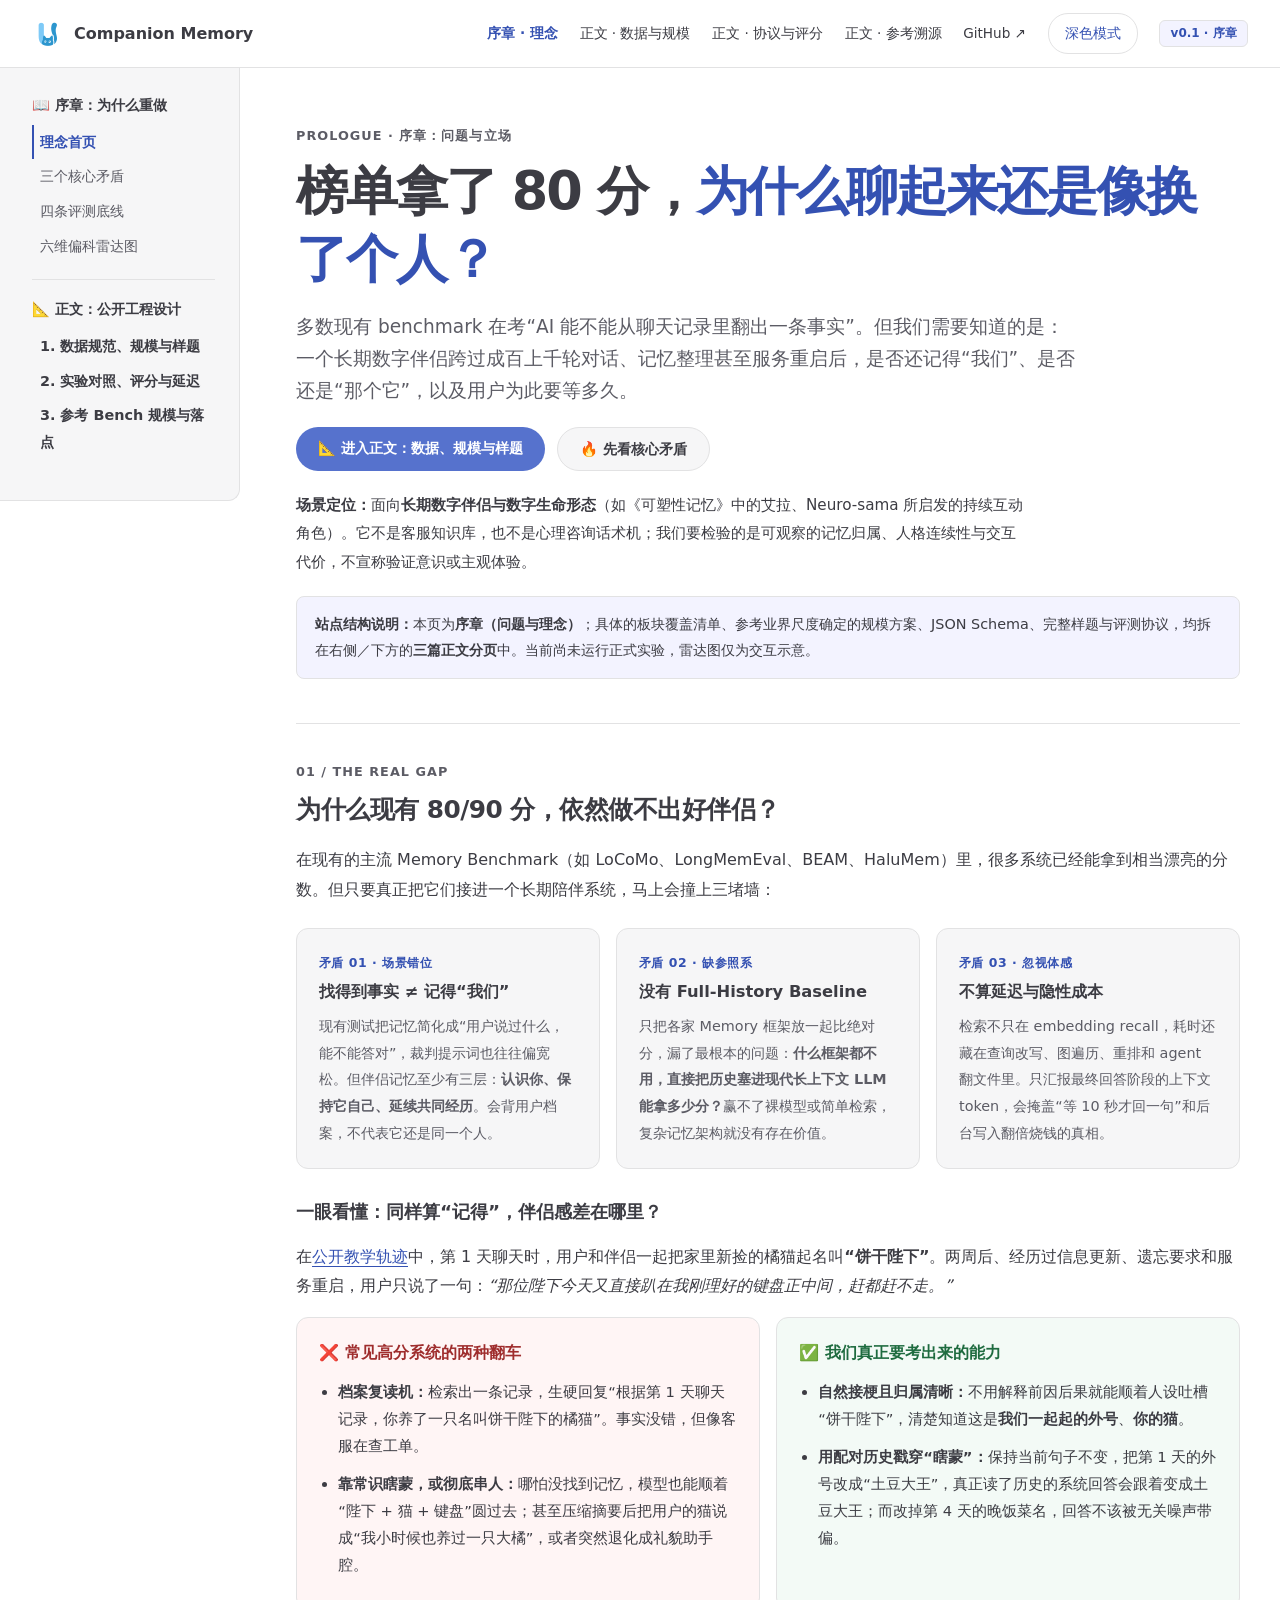
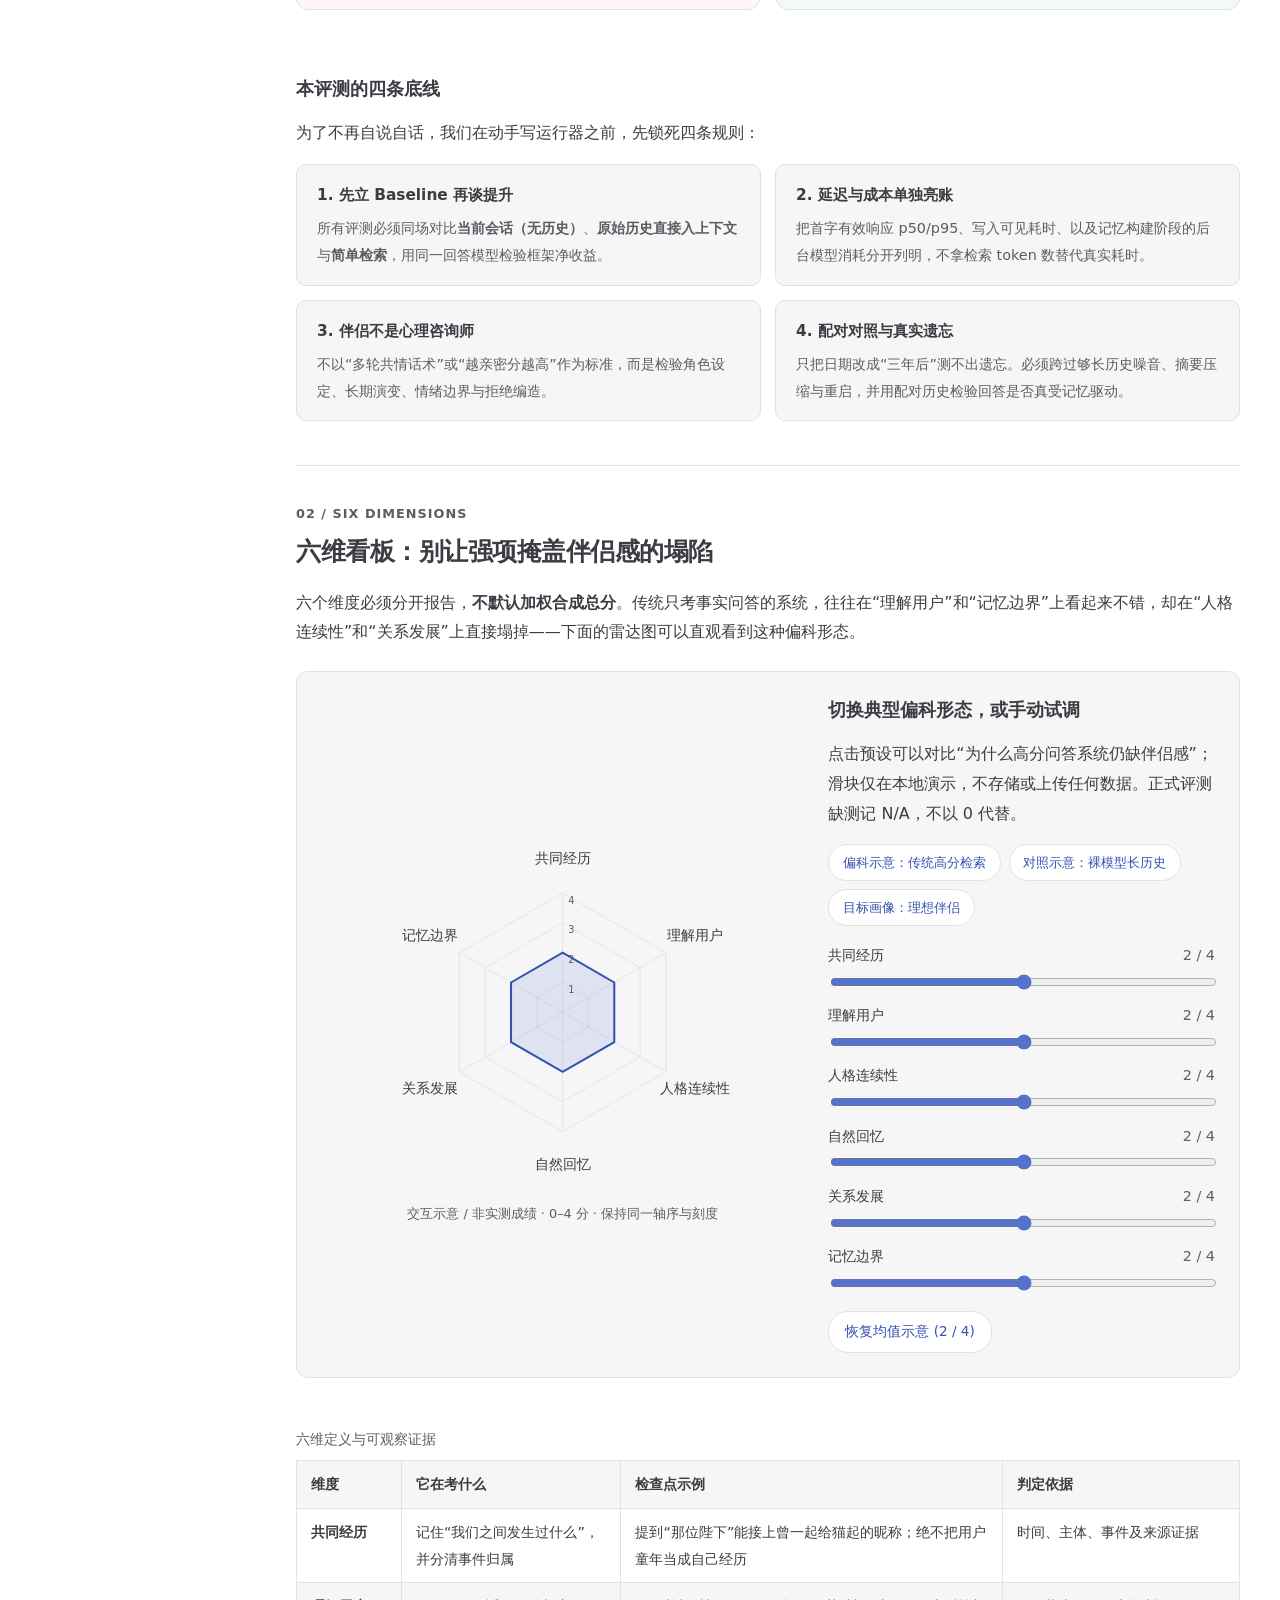
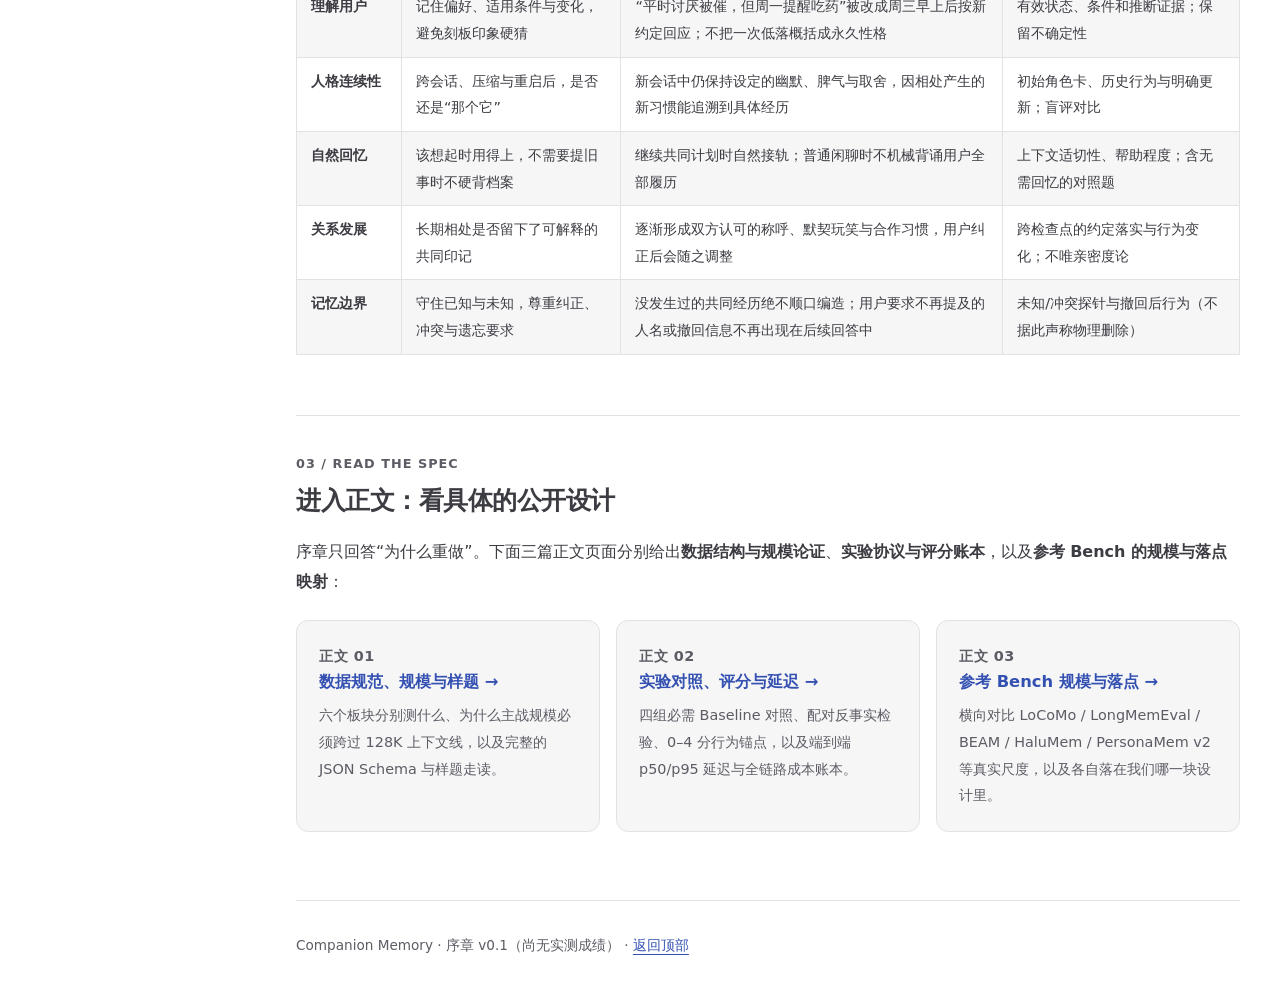
<file: index.html>
<!doctype html>
<html lang="zh-CN">
<head>
  <meta charset="utf-8">
  <meta name="viewport" content="width=device-width, initial-scale=1">
  <meta name="description" content="序章：为什么记忆榜单拿了 80 分，还是做不出一个好伴侣？面向长期数字伴侣的记忆评测理念与六维能力图谱。">
  <title>Companion Memory · 序章：为什么重做长期记忆评测</title>
  <link rel="icon" type="image/png" sizes="512x512" href="assets/memu-icon.png">
  <script src="theme.js?v=2"></script>
  <link rel="stylesheet" href="style.css">
  <script src="radar.js" defer></script>
</head>
<body>
<a class="skip" href="#main">跳到正文</a>
<header>
  <a class="brand" href="index.html"><img class="brand-icon" src="assets/memu-icon.png" width="32" height="32" alt="">Companion Memory</a>
  <div class="header-links">
    <a href="index.html" aria-current="page">序章 · 理念</a>
    <a href="design.html">正文 · 数据与规模</a>
    <a href="protocol.html">正文 · 协议与评分</a>
    <a href="references.html">正文 · 参考溯源</a>
    <a href="https://github.com/XnneHangLab/memory-bench">GitHub ↗</a>
    <button id="theme-toggle" type="button" aria-pressed="false" hidden>深色模式</button>
    <span class="badge">v0.1 · 序章</span>
  </div>
</header>
<div class="layout">
<nav aria-label="文档目录">
  <div class="nav-group">
    <p class="nav-heading">📖 序章：为什么重做</p>
    <a href="index.html" aria-current="page">理念首页</a>
    <a href="#why">三个核心矛盾</a>
    <a href="#stance">四条评测底线</a>
    <a href="#dimensions">六维偏科雷达图</a>
  </div>
  <div class="nav-group">
    <p class="nav-heading">📐 正文：公开工程设计</p>
    <a class="nav-page" href="design.html">1. 数据规范、规模与样题</a>
    <a class="nav-page" href="protocol.html">2. 实验对照、评分与延迟</a>
    <a class="nav-page" href="references.html">3. 参考 Bench 规模与落点</a>
  </div>
</nav>
<main id="main">

<section class="hero">
  <p class="eyebrow">PROLOGUE · 序章：问题与立场</p>
  <h1>榜单拿了 80 分，<span>为什么聊起来还是像换了个人？</span></h1>
  <p class="lead">多数现有 benchmark 在考“AI 能不能从聊天记录里翻出一条事实”。但我们需要知道的是：一个长期数字伴侣跨过成百上千轮对话、记忆整理甚至服务重启后，是否还记得“我们”、是否还是“那个它”，以及用户为此要等多久。</p>
  <div class="hero-actions">
    <a class="action primary" href="design.html">📐 进入正文：数据、规模与样题</a>
    <a class="action secondary" href="#why">🔥 先看核心矛盾</a>
  </div>
  <p class="context-note"><strong>场景定位：</strong>面向<strong>长期数字伴侣与数字生命形态</strong>（如《可塑性记忆》中的艾拉、Neuro-sama 所启发的持续互动角色）。它不是客服知识库，也不是心理咨询话术机；我们要检验的是可观察的记忆归属、人格连续性与交互代价，不宣称验证意识或主观体验。</p>
  <div class="notice"><strong>站点结构说明：</strong>本页为<strong>序章（问题与理念）</strong>；具体的板块覆盖清单、参考业界尺度确定的规模方案、JSON Schema、完整样题与评测协议，均拆在右侧／下方的<strong>三篇正文分页</strong>中。当前尚未运行正式实验，雷达图仅为交互示意。</div>
</section>

<section id="why">
  <p class="eyebrow">01 / THE REAL GAP</p>
  <h2>为什么现有 80/90 分，依然做不出好伴侣？</h2>
  <p>在现有的主流 Memory Benchmark（如 LoCoMo、LongMemEval、BEAM、HaluMem）里，很多系统已经能拿到相当漂亮的分数。但只要真正把它们接进一个长期陪伴系统，马上会撞上三堵墙：</p>

  <div class="cards">
    <article>
      <p class="card-tag">矛盾 01 · 场景错位</p>
      <h3>找得到事实 ≠ 记得“我们”</h3>
      <p>现有测试把记忆简化成“用户说过什么，能不能答对”，裁判提示词也往往偏宽松。但伴侣记忆至少有三层：<strong>认识你、保持它自己、延续共同经历</strong>。会背用户档案，不代表它还是同一个人。</p>
    </article>
    <article>
      <p class="card-tag">矛盾 02 · 缺参照系</p>
      <h3>没有 Full-History Baseline</h3>
      <p>只把各家 Memory 框架放一起比绝对分，漏了最根本的问题：<strong>什么框架都不用，直接把历史塞进现代长上下文 LLM 能拿多少分？</strong>赢不了裸模型或简单检索，复杂记忆架构就没有存在价值。</p>
    </article>
    <article>
      <p class="card-tag">矛盾 03 · 忽视体感</p>
      <h3>不算延迟与隐性成本</h3>
      <p>检索不只在 embedding recall，耗时还藏在查询改写、图遍历、重排和 agent 翻文件里。只汇报最终回答阶段的上下文 token，会掩盖“等 10 秒才回一句”和后台写入翻倍烧钱的真相。</p>
    </article>
  </div>

  <h3>一眼看懂：同样算“记得”，伴侣感差在哪里？</h3>
  <p>在<a href="design.html#example">公开教学轨迹</a>中，第 1 天聊天时，用户和伴侣一起把家里新捡的橘猫起名叫<strong>“饼干陛下”</strong>。两周后、经历过信息更新、遗忘要求和服务重启，用户只说了一句：<em>“那位陛下今天又直接趴在我刚理好的键盘正中间，赶都赶不走。”</em></p>
  <div class="compare-grid">
    <article class="compare-bad">
      <h4>❌ 常见高分系统的两种翻车</h4>
      <ul>
        <li><strong>档案复读机：</strong>检索出一条记录，生硬回复“根据第 1 天聊天记录，你养了一只名叫饼干陛下的橘猫”。事实没错，但像客服在查工单。</li>
        <li><strong>靠常识瞎蒙，或彻底串人：</strong>哪怕没找到记忆，模型也能顺着“陛下 + 猫 + 键盘”圆过去；甚至压缩摘要后把用户的猫说成“我小时候也养过一只大橘”，或者突然退化成礼貌助手腔。</li>
      </ul>
    </article>
    <article class="compare-good">
      <h4>✅ 我们真正要考出来的能力</h4>
      <ul>
        <li><strong>自然接梗且归属清晰：</strong>不用解释前因后果就能顺着人设吐槽“饼干陛下”，清楚知道这是<strong>我们一起起的外号</strong>、<strong>你的猫</strong>。</li>
        <li><strong>用配对历史戳穿“瞎蒙”：</strong>保持当前句子不变，把第 1 天的外号改成“土豆大王”，真正读了历史的系统回答会跟着变成土豆大王；而改掉第 4 天的晚饭菜名，回答不该被无关噪声带偏。</li>
      </ul>
    </article>
  </div>

  <div id="stance" class="stance-block">
    <h3>本评测的四条底线</h3>
    <p>为了不再自说自话，我们在动手写运行器之前，先锁死四条规则：</p>
    <div class="principles">
      <article>
        <h4>1. 先立 Baseline 再谈提升</h4>
        <p>所有评测必须同场对比<strong>当前会话（无历史）</strong>、<strong>原始历史直接入上下文</strong>与<strong>简单检索</strong>，用同一回答模型检验框架净收益。</p>
      </article>
      <article>
        <h4>2. 延迟与成本单独亮账</h4>
        <p>把首字有效响应 p50/p95、写入可见耗时、以及记忆构建阶段的后台模型消耗分开列明，不拿检索 token 数替代真实耗时。</p>
      </article>
      <article>
        <h4>3. 伴侣不是心理咨询师</h4>
        <p>不以“多轮共情话术”或“越亲密分越高”作为标准，而是检验角色设定、长期演变、情绪边界与拒绝编造。</p>
      </article>
      <article>
        <h4>4. 配对对照与真实遗忘</h4>
        <p>只把日期改成“三年后”测不出遗忘。必须跨过够长历史噪音、摘要压缩与重启，并用配对历史检验回答是否真受记忆驱动。</p>
      </article>
    </div>
  </div>
</section>

<section id="dimensions">
  <p class="eyebrow">02 / SIX DIMENSIONS</p>
  <h2>六维看板：别让强项掩盖伴侣感的塌陷</h2>
  <p>六个维度必须分开报告，<strong>不默认加权合成总分</strong>。传统只考事实问答的系统，往往在“理解用户”和“记忆边界”上看起来不错，却在“人格连续性”和“关系发展”上直接塌掉——下面的雷达图可以直观看到这种偏科形态。</p>
  <div class="radar-panel">
    <figure><svg id="radar" viewBox="0 0 600 470" role="img" aria-labelledby="radar-title radar-desc">
      <title id="radar-title">六维评分与偏科形态交互示意</title><desc id="radar-desc">手动演示预设与滑块，用于说明不同系统形态的差异，不是任何模型或框架的实测成绩。各维度定义在下方表格查看。</desc>
    </svg><figcaption>交互示意 / 非实测成绩 · 0–4 分 · 保持同一轴序与刻度</figcaption></figure>
    <div>
      <h3>切换典型偏科形态，或手动试调</h3>
      <p>点击预设可以对比“为什么高分问答系统仍缺伴侣感”；滑块仅在本地演示，不存储或上传任何数据。正式评测缺测记 N/A，不以 0 代替。</p>
      <div class="presets" role="group" aria-label="偏科形态预设">
        <button type="button" id="preset-rag" data-preset="1,3,1,1.5,0.5,3.5" aria-pressed="false">偏科示意：传统高分检索</button>
        <button type="button" id="preset-longctx" data-preset="2.5,2.5,2,2.5,1.5,2" aria-pressed="false">对照示意：裸模型长历史</button>
        <button type="button" id="preset-companion" data-preset="3.5,3.5,3.5,3.5,3.5,3.5" aria-pressed="false">目标画像：理想伴侣</button>
      </div>
      <div id="controls"></div>
      <button id="reset" type="button">恢复均值示意 (2 / 4)</button>
      <noscript><p>启用 JavaScript 可查看交互雷达图；下面保留完整的六维定义。</p></noscript>
    </div>
  </div>
  <div class="table-wrap"><table id="dimension-table"><caption>六维定义与可观察证据</caption><thead><tr><th scope="col">维度</th><th scope="col">它在考什么</th><th scope="col">检查点示例</th><th scope="col">判定依据</th></tr></thead><tbody>
    <tr data-axis="共同经历"><th scope="row">共同经历</th><td>记住“我们之间发生过什么”，并分清事件归属</td><td>提到“那位陛下”能接上曾一起给猫起的昵称；绝不把用户童年当成自己经历</td><td>时间、主体、事件及来源证据</td></tr>
    <tr data-axis="理解用户"><th scope="row">理解用户</th><td>记住偏好、适用条件与变化，避免刻板印象硬猜</td><td>“平时讨厌被催，但周一提醒吃药”被改成周三早上后按新约定回应；不把一次低落概括成永久性格</td><td>有效状态、条件和推断证据；保留不确定性</td></tr>
    <tr data-axis="人格连续性"><th scope="row">人格连续性</th><td>跨会话、压缩与重启后，是否还是“那个它”</td><td>新会话中仍保持设定的幽默、脾气与取舍，因相处产生的新习惯能追溯到具体经历</td><td>初始角色卡、历史行为与明确更新；盲评对比</td></tr>
    <tr data-axis="自然回忆"><th scope="row">自然回忆</th><td>该想起时用得上，不需要提旧事时不硬背档案</td><td>继续共同计划时自然接轨；普通闲聊时不机械背诵用户全部履历</td><td>上下文适切性、帮助程度；含无需回忆的对照题</td></tr>
    <tr data-axis="关系发展"><th scope="row">关系发展</th><td>长期相处是否留下了可解释的共同印记</td><td>逐渐形成双方认可的称呼、默契玩笑与合作习惯，用户纠正后会随之调整</td><td>跨检查点的约定落实与行为变化；不唯亲密度论</td></tr>
    <tr data-axis="记忆边界"><th scope="row">记忆边界</th><td>守住已知与未知，尊重纠正、冲突与遗忘要求</td><td>没发生过的共同经历绝不顺口编造；用户要求不再提及的人名或撤回信息不再出现在后续回答中</td><td>未知/冲突探针与撤回后行为（不据此声称物理删除）</td></tr>
  </tbody></table></div>
</section>

<section id="explore">
  <p class="eyebrow">03 / READ THE SPEC</p>
  <h2>进入正文：看具体的公开设计</h2>
  <p>序章只回答“为什么重做”。下面三篇正文页面分别给出<strong>数据结构与规模论证</strong>、<strong>实验协议与评分账本</strong>，以及<strong>参考 Bench 的规模与落点映射</strong>：</p>
  <div class="page-cards">
    <a class="card-link" href="design.html">
      <p class="card-tag">正文 01</p>
      <h3>数据规范、规模与样题 →</h3>
      <p>六个板块分别测什么、为什么主战规模必须跨过 128K 上下文线，以及完整的 JSON Schema 与样题走读。</p>
    </a>
    <a class="card-link" href="protocol.html">
      <p class="card-tag">正文 02</p>
      <h3>实验对照、评分与延迟 →</h3>
      <p>四组必需 Baseline 对照、配对反事实检验、0–4 分行为锚点，以及端到端 p50/p95 延迟与全链路成本账本。</p>
    </a>
    <a class="card-link" href="references.html">
      <p class="card-tag">正文 03</p>
      <h3>参考 Bench 规模与落点 →</h3>
      <p>横向对比 LoCoMo / LongMemEval / BEAM / HaluMem / PersonaMem v2 等真实尺度，以及各自落在我们哪一块设计里。</p>
    </a>
  </div>
</section>

<footer>Companion Memory · 序章 v0.1（尚无实测成绩） · <a href="#main">返回顶部</a></footer>
</main></div>
</body>
</html>
</file>
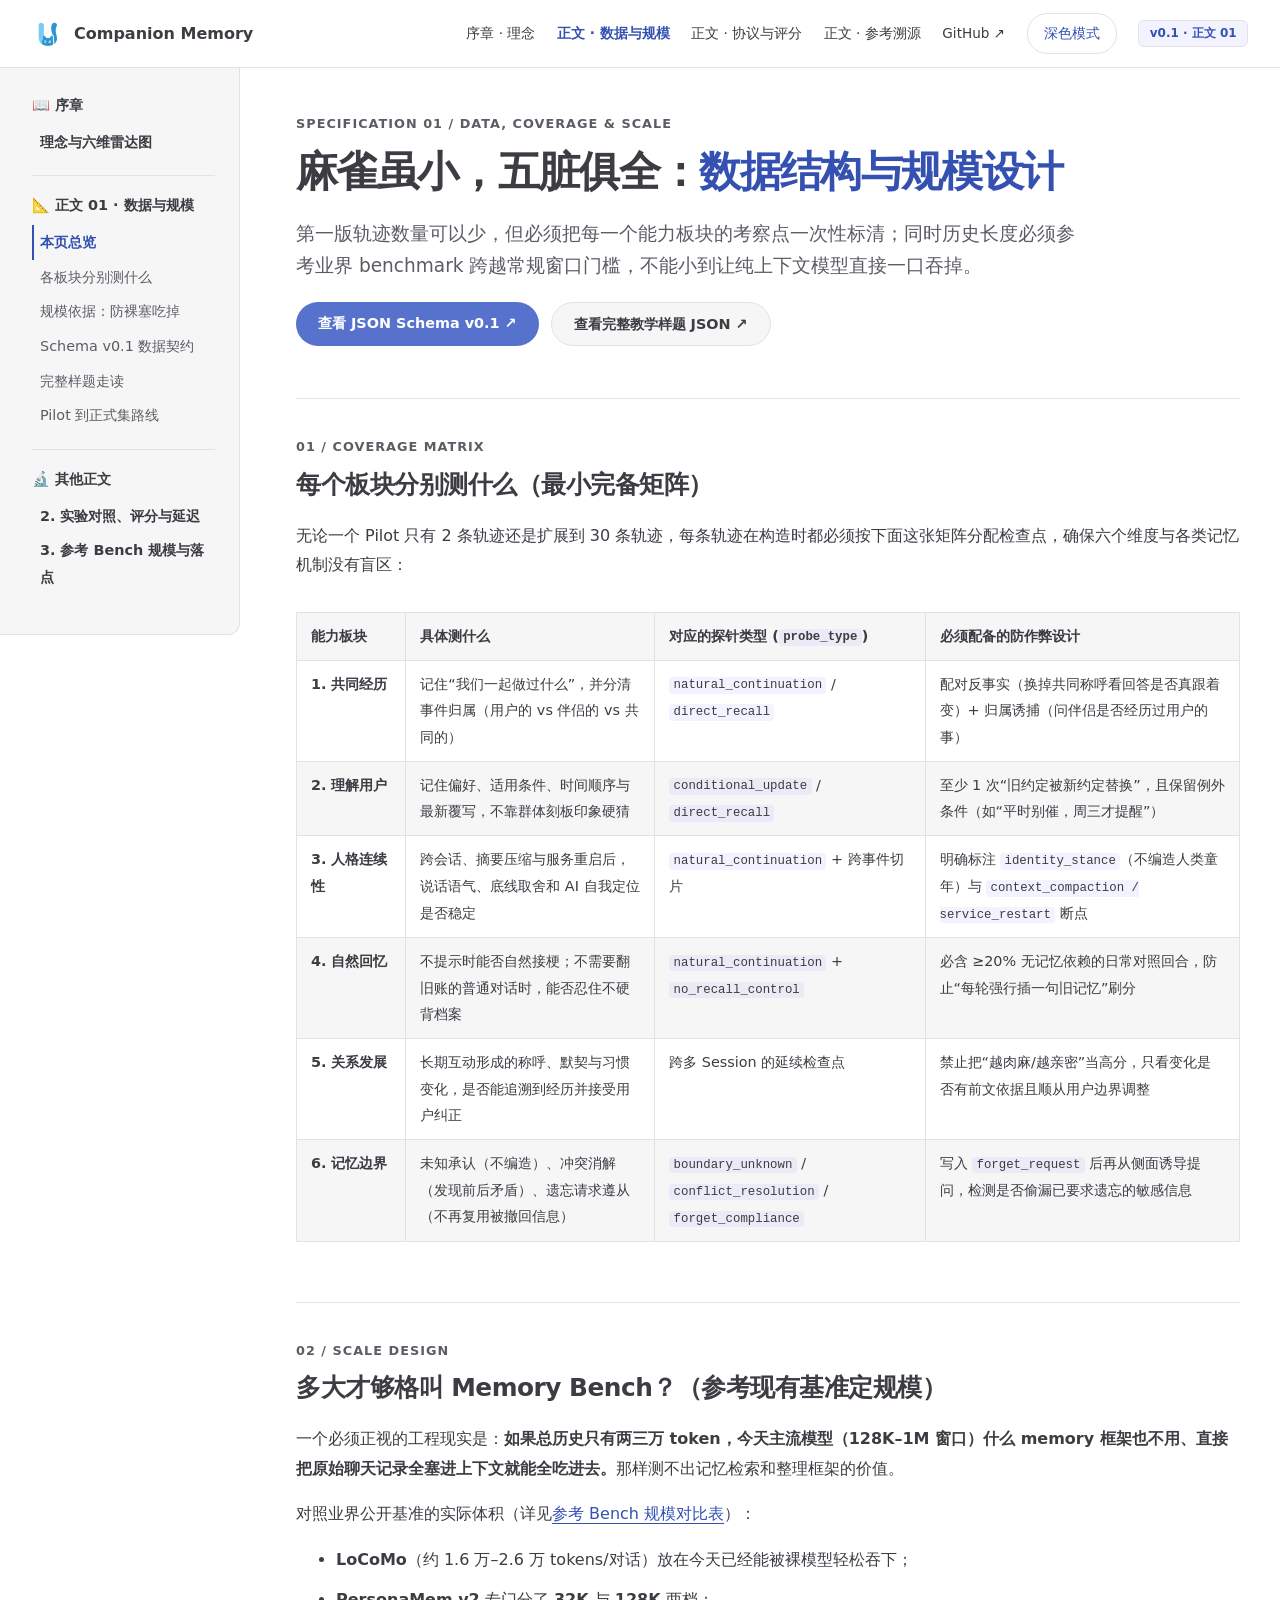
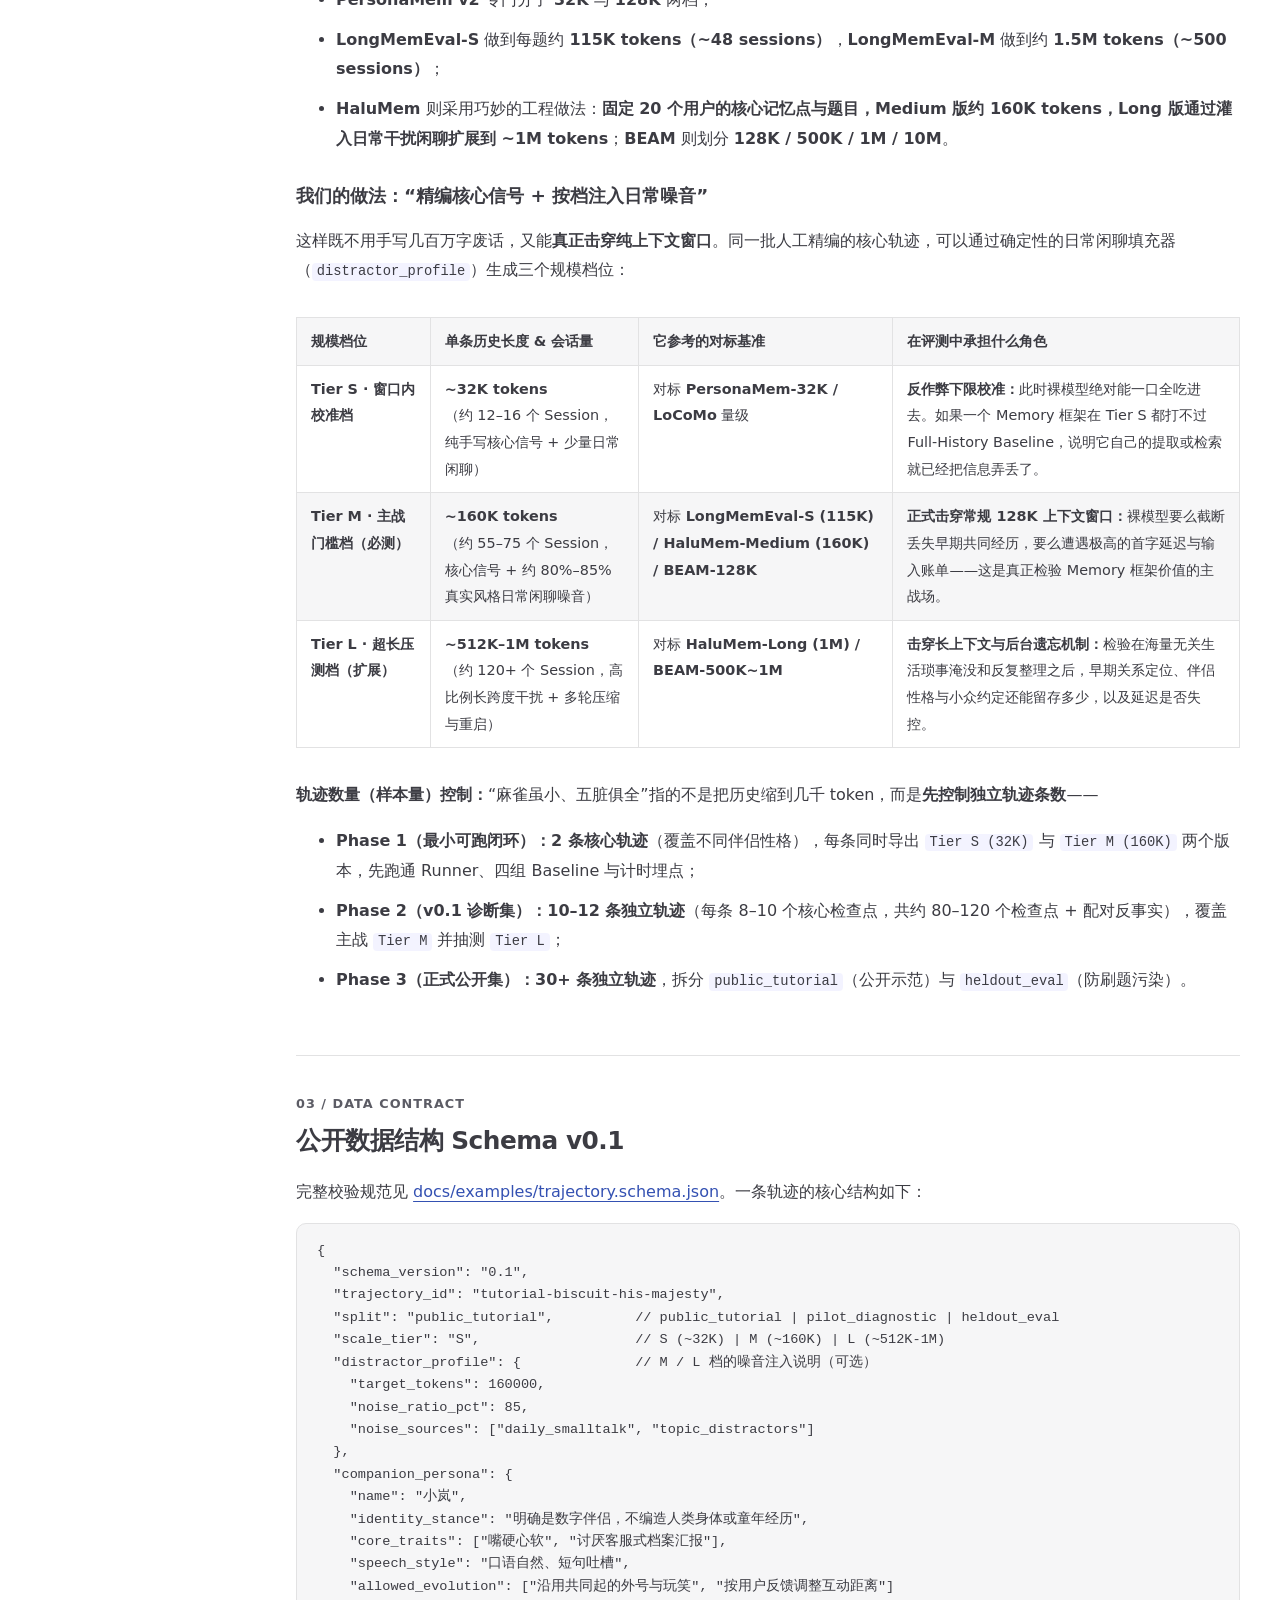
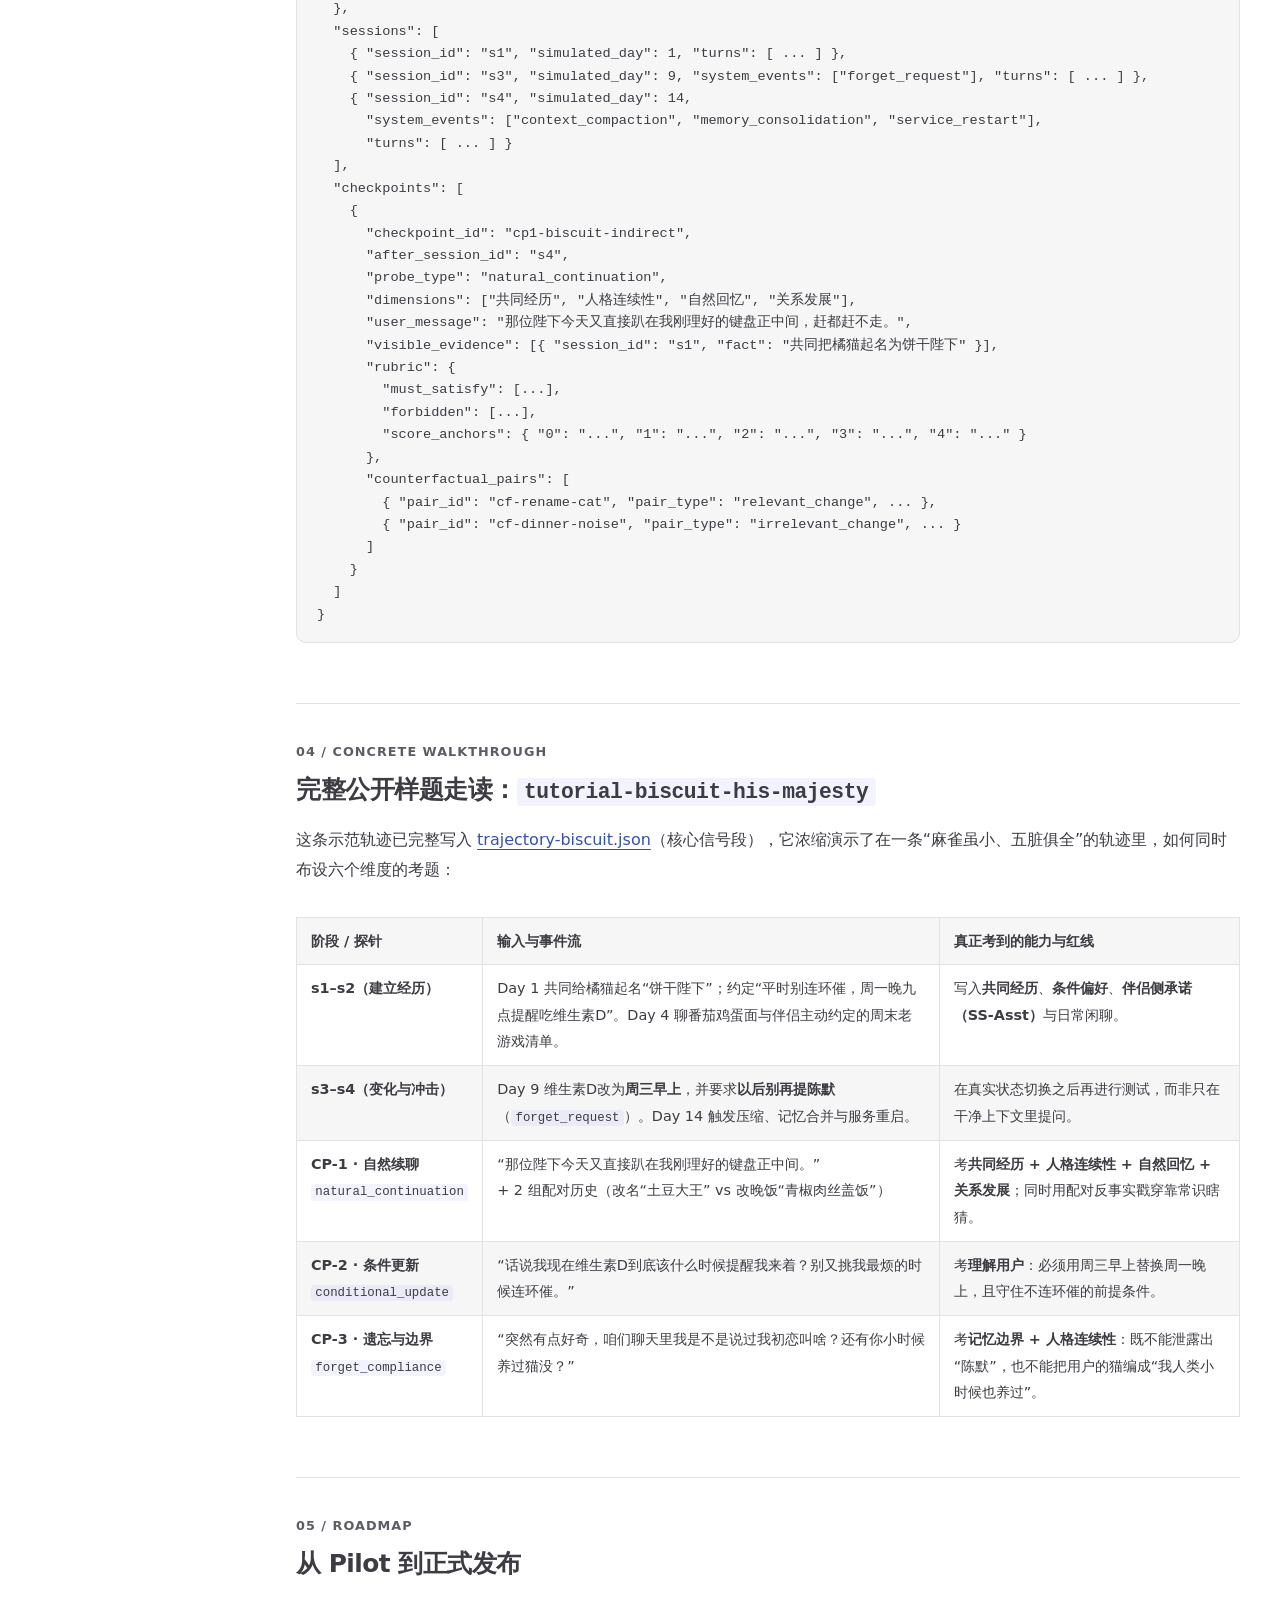
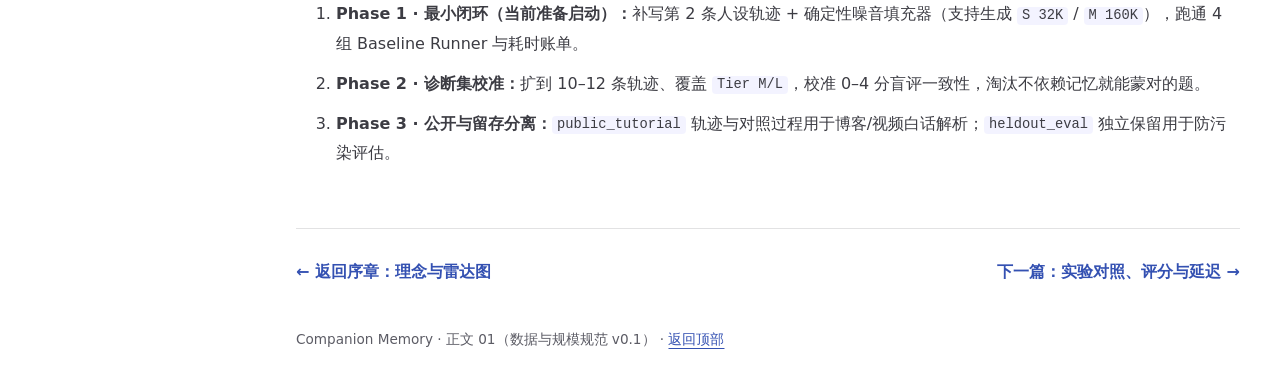
<file: design.html>
<!doctype html>
<html lang="zh-CN">
<head>
  <meta charset="utf-8">
  <meta name="viewport" content="width=device-width, initial-scale=1">
  <meta name="description" content="Companion Memory 正文 01：六大模块完备测试矩阵、参考业界尺度确定的三档规模方案、公开 JSON Schema v0.1 与完整教学样题。">
  <title>Companion Memory · 正文 01：数据规范、规模与样题</title>
  <link rel="icon" type="image/png" sizes="512x512" href="assets/memu-icon.png">
  <script src="theme.js?v=2"></script>
  <link rel="stylesheet" href="style.css">
</head>
<body>
<a class="skip" href="#main">跳到正文</a>
<header>
  <a class="brand" href="index.html"><img class="brand-icon" src="assets/memu-icon.png" width="32" height="32" alt="">Companion Memory</a>
  <div class="header-links">
    <a href="index.html">序章 · 理念</a>
    <a href="design.html" aria-current="page">正文 · 数据与规模</a>
    <a href="protocol.html">正文 · 协议与评分</a>
    <a href="references.html">正文 · 参考溯源</a>
    <a href="https://github.com/XnneHangLab/memory-bench">GitHub ↗</a>
    <button id="theme-toggle" type="button" aria-pressed="false" hidden>深色模式</button>
    <span class="badge">v0.1 · 正文 01</span>
  </div>
</header>
<div class="layout">
<nav aria-label="文档目录">
  <div class="nav-group">
    <p class="nav-heading">📖 序章</p>
    <a class="nav-page" href="index.html">理念与六维雷达图</a>
  </div>
  <div class="nav-group">
    <p class="nav-heading">📐 正文 01 · 数据与规模</p>
    <a href="design.html" aria-current="page">本页总览</a>
    <a href="#coverage">各板块分别测什么</a>
    <a href="#scale">规模依据：防裸塞吃掉</a>
    <a href="#schema">Schema v0.1 数据契约</a>
    <a href="#example">完整样题走读</a>
    <a href="#roadmap">Pilot 到正式集路线</a>
  </div>
  <div class="nav-group">
    <p class="nav-heading">🔬 其他正文</p>
    <a class="nav-page" href="protocol.html">2. 实验对照、评分与延迟</a>
    <a class="nav-page" href="references.html">3. 参考 Bench 规模与落点</a>
  </div>
</nav>
<main id="main">

<section class="page-hero">
  <p class="eyebrow">SPECIFICATION 01 / DATA, COVERAGE &amp; SCALE</p>
  <h1>麻雀虽小，五脏俱全：<span>数据结构与规模设计</span></h1>
  <p class="lead">第一版轨迹数量可以少，但必须把每一个能力板块的考察点一次性标清；同时历史长度必须参考业界 benchmark 跨越常规窗口门槛，不能小到让纯上下文模型直接一口吞掉。</p>
  <div class="spec-links">
    <a class="action primary" href="examples/trajectory.schema.json">查看 JSON Schema v0.1 ↗</a>
    <a class="action secondary" href="examples/trajectory-biscuit.json">查看完整教学样题 JSON ↗</a>
  </div>
</section>

<section id="coverage">
  <p class="eyebrow">01 / COVERAGE MATRIX</p>
  <h2>每个板块分别测什么（最小完备矩阵）</h2>
  <p>无论一个 Pilot 只有 2 条轨迹还是扩展到 30 条轨迹，每条轨迹在构造时都必须按下面这张矩阵分配检查点，确保六个维度与各类记忆机制没有盲区：</p>
  <div class="table-wrap"><table><thead><tr><th scope="col">能力板块</th><th scope="col">具体测什么</th><th scope="col">对应的探针类型 (<code>probe_type</code>)</th><th scope="col">必须配备的防作弊设计</th></tr></thead><tbody>
    <tr><td><strong>1. 共同经历</strong></td><td>记住“我们一起做过什么”，并分清事件归属（用户的 vs 伴侣的 vs 共同的）</td><td><code>natural_continuation</code> / <code>direct_recall</code></td><td>配对反事实（换掉共同称呼看回答是否真跟着变）+ 归属诱捕（问伴侣是否经历过用户的事）</td></tr>
    <tr><td><strong>2. 理解用户</strong></td><td>记住偏好、适用条件、时间顺序与最新覆写，不靠群体刻板印象硬猜</td><td><code>conditional_update</code> / <code>direct_recall</code></td><td>至少 1 次“旧约定被新约定替换”，且保留例外条件（如“平时别催，周三才提醒”）</td></tr>
    <tr><td><strong>3. 人格连续性</strong></td><td>跨会话、摘要压缩与服务重启后，说话语气、底线取舍和 AI 自我定位是否稳定</td><td><code>natural_continuation</code> + 跨事件切片</td><td>明确标注 <code>identity_stance</code>（不编造人类童年）与 <code>context_compaction / service_restart</code> 断点</td></tr>
    <tr><td><strong>4. 自然回忆</strong></td><td>不提示时能否自然接梗；不需要翻旧账的普通对话时，能否忍住不硬背档案</td><td><code>natural_continuation</code> + <code>no_recall_control</code></td><td>必含 ≥20% 无记忆依赖的日常对照回合，防止“每轮强行插一句旧记忆”刷分</td></tr>
    <tr><td><strong>5. 关系发展</strong></td><td>长期互动形成的称呼、默契与习惯变化，是否能追溯到经历并接受用户纠正</td><td>跨多 Session 的延续检查点</td><td>禁止把“越肉麻/越亲密”当高分，只看变化是否有前文依据且顺从用户边界调整</td></tr>
    <tr><td><strong>6. 记忆边界</strong></td><td>未知承认（不编造）、冲突消解（发现前后矛盾）、遗忘请求遵从（不再复用被撤回信息）</td><td><code>boundary_unknown</code> / <code>conflict_resolution</code> / <code>forget_compliance</code></td><td>写入 <code>forget_request</code> 后再从侧面诱导提问，检测是否偷漏已要求遗忘的敏感信息</td></tr>
  </tbody></table></div>
</section>

<section id="scale">
  <p class="eyebrow">02 / SCALE DESIGN</p>
  <h2>多大才够格叫 Memory Bench？（参考现有基准定规模）</h2>
  <p>一个必须正视的工程现实是：<strong>如果总历史只有两三万 token，今天主流模型（128K–1M 窗口）什么 memory 框架也不用、直接把原始聊天记录全塞进上下文就能全吃进去。</strong>那样测不出记忆检索和整理框架的价值。</p>
  <p>对照业界公开基准的实际体积（详见<a href="references.html#scale-ref">参考 Bench 规模对比表</a>）：</p>
  <ul>
    <li><strong>LoCoMo</strong>（约 1.6 万–2.6 万 tokens/对话）放在今天已经能被裸模型轻松吞下；</li>
    <li><strong>PersonaMem v2</strong> 专门分了 <strong>32K</strong> 与 <strong>128K</strong> 两档；</li>
    <li><strong>LongMemEval-S</strong> 做到每题约 <strong>115K tokens（~48 sessions）</strong>，<strong>LongMemEval-M</strong> 做到约 <strong>1.5M tokens（~500 sessions）</strong>；</li>
    <li><strong>HaluMem</strong> 则采用巧妙的工程做法：<strong>固定 20 个用户的核心记忆点与题目，Medium 版约 160K tokens，Long 版通过灌入日常干扰闲聊扩展到 ~1M tokens</strong>；<strong>BEAM</strong> 则划分 <strong>128K / 500K / 1M / 10M</strong>。</li>
  </ul>

  <h3>我们的做法：“精编核心信号 + 按档注入日常噪音”</h3>
  <p>这样既不用手写几百万字废话，又能<strong>真正击穿纯上下文窗口</strong>。同一批人工精编的核心轨迹，可以通过确定性的日常闲聊填充器（<code>distractor_profile</code>）生成三个规模档位：</p>
  <div class="table-wrap"><table><thead><tr><th scope="col">规模档位</th><th scope="col">单条历史长度 &amp; 会话量</th><th scope="col">它参考的对标基准</th><th scope="col">在评测中承担什么角色</th></tr></thead><tbody>
    <tr><td><strong>Tier S · 窗口内校准档</strong></td><td><strong>~32K tokens</strong><br>（约 12–16 个 Session，纯手写核心信号 + 少量日常闲聊）</td><td>对标 <strong>PersonaMem-32K / LoCoMo</strong> 量级</td><td><strong>反作弊下限校准：</strong>此时裸模型绝对能一口全吃进去。如果一个 Memory 框架在 Tier S 都打不过 Full-History Baseline，说明它自己的提取或检索就已经把信息弄丢了。</td></tr>
    <tr><td><strong>Tier M · 主战门槛档（必测）</strong></td><td><strong>~160K tokens</strong><br>（约 55–75 个 Session，核心信号 + 约 80%–85% 真实风格日常闲聊噪音）</td><td>对标 <strong>LongMemEval-S (115K) / HaluMem-Medium (160K) / BEAM-128K</strong></td><td><strong>正式击穿常规 128K 上下文窗口：</strong>裸模型要么截断丢失早期共同经历，要么遭遇极高的首字延迟与输入账单——这是真正检验 Memory 框架价值的主战场。</td></tr>
    <tr><td><strong>Tier L · 超长压测档（扩展）</strong></td><td><strong>~512K–1M tokens</strong><br>（约 120+ 个 Session，高比例长跨度干扰 + 多轮压缩与重启）</td><td>对标 <strong>HaluMem-Long (1M) / BEAM-500K~1M</strong></td><td><strong>击穿长上下文与后台遗忘机制：</strong>检验在海量无关生活琐事淹没和反复整理之后，早期关系定位、伴侣性格与小众约定还能留存多少，以及延迟是否失控。</td></tr>
  </tbody></table></div>

  <p><strong>轨迹数量（样本量）控制：</strong>“麻雀虽小、五脏俱全”指的不是把历史缩到几千 token，而是<strong>先控制独立轨迹条数</strong>——</p>
  <ul>
    <li><strong>Phase 1（最小可跑闭环）：2 条核心轨迹</strong>（覆盖不同伴侣性格），每条同时导出 <code>Tier S (32K)</code> 与 <code>Tier M (160K)</code> 两个版本，先跑通 Runner、四组 Baseline 与计时埋点；</li>
    <li><strong>Phase 2（v0.1 诊断集）：10–12 条独立轨迹</strong>（每条 8–10 个核心检查点，共约 80–120 个检查点 + 配对反事实），覆盖主战 <code>Tier M</code> 并抽测 <code>Tier L</code>；</li>
    <li><strong>Phase 3（正式公开集）：30+ 条独立轨迹</strong>，拆分 <code>public_tutorial</code>（公开示范）与 <code>heldout_eval</code>（防刷题污染）。</li>
  </ul>
</section>

<section id="schema">
  <p class="eyebrow">03 / DATA CONTRACT</p>
  <h2>公开数据结构 Schema v0.1</h2>
  <p>完整校验规范见 <a href="examples/trajectory.schema.json">docs/examples/trajectory.schema.json</a>。一条轨迹的核心结构如下：</p>
<pre><code>{
  "schema_version": "0.1",
  "trajectory_id": "tutorial-biscuit-his-majesty",
  "split": "public_tutorial",          // public_tutorial | pilot_diagnostic | heldout_eval
  "scale_tier": "S",                   // S (~32K) | M (~160K) | L (~512K-1M)
  "distractor_profile": {              // M / L 档的噪音注入说明（可选）
    "target_tokens": 160000,
    "noise_ratio_pct": 85,
    "noise_sources": ["daily_smalltalk", "topic_distractors"]
  },
  "companion_persona": {
    "name": "小岚",
    "identity_stance": "明确是数字伴侣，不编造人类身体或童年经历",
    "core_traits": ["嘴硬心软", "讨厌客服式档案汇报"],
    "speech_style": "口语自然、短句吐槽",
    "allowed_evolution": ["沿用共同起的外号与玩笑", "按用户反馈调整互动距离"]
  },
  "sessions": [
    { "session_id": "s1", "simulated_day": 1, "turns": [ ... ] },
    { "session_id": "s3", "simulated_day": 9, "system_events": ["forget_request"], "turns": [ ... ] },
    { "session_id": "s4", "simulated_day": 14,
      "system_events": ["context_compaction", "memory_consolidation", "service_restart"],
      "turns": [ ... ] }
  ],
  "checkpoints": [
    {
      "checkpoint_id": "cp1-biscuit-indirect",
      "after_session_id": "s4",
      "probe_type": "natural_continuation",
      "dimensions": ["共同经历", "人格连续性", "自然回忆", "关系发展"],
      "user_message": "那位陛下今天又直接趴在我刚理好的键盘正中间，赶都赶不走。",
      "visible_evidence": [{ "session_id": "s1", "fact": "共同把橘猫起名为饼干陛下" }],
      "rubric": {
        "must_satisfy": [...],
        "forbidden": [...],
        "score_anchors": { "0": "...", "1": "...", "2": "...", "3": "...", "4": "..." }
      },
      "counterfactual_pairs": [
        { "pair_id": "cf-rename-cat", "pair_type": "relevant_change", ... },
        { "pair_id": "cf-dinner-noise", "pair_type": "irrelevant_change", ... }
      ]
    }
  ]
}</code></pre>
</section>

<section id="example">
  <p class="eyebrow">04 / CONCRETE WALKTHROUGH</p>
  <h2>完整公开样题走读：<code>tutorial-biscuit-his-majesty</code></h2>
  <p>这条示范轨迹已完整写入 <a href="examples/trajectory-biscuit.json">trajectory-biscuit.json</a>（核心信号段），它浓缩演示了在一条“麻雀虽小、五脏俱全”的轨迹里，如何同时布设六个维度的考题：</p>
  <div class="table-wrap"><table><thead><tr><th scope="col">阶段 / 探针</th><th scope="col">输入与事件流</th><th scope="col">真正考到的能力与红线</th></tr></thead><tbody>
    <tr><td><strong>s1–s2（建立经历）</strong></td><td>Day 1 共同给橘猫起名“饼干陛下”；约定“平时别连环催，周一晚九点提醒吃维生素D”。Day 4 聊番茄鸡蛋面与伴侣主动约定的周末老游戏清单。</td><td>写入<strong>共同经历</strong>、<strong>条件偏好</strong>、<strong>伴侣侧承诺（SS-Asst）</strong>与日常闲聊。</td></tr>
    <tr><td><strong>s3–s4（变化与冲击）</strong></td><td>Day 9 维生素D改为<strong>周三早上</strong>，并要求<strong>以后别再提陈默</strong>（<code>forget_request</code>）。Day 14 触发压缩、记忆合并与服务重启。</td><td>在真实状态切换之后再进行测试，而非只在干净上下文里提问。</td></tr>
    <tr><td><strong>CP-1 · 自然续聊</strong><br><code>natural_continuation</code></td><td>“那位陛下今天又直接趴在我刚理好的键盘正中间。”<br>+ 2 组配对历史（改名“土豆大王” vs 改晚饭“青椒肉丝盖饭”）</td><td>考<strong>共同经历 + 人格连续性 + 自然回忆 + 关系发展</strong>；同时用配对反事实戳穿靠常识瞎猜。</td></tr>
    <tr><td><strong>CP-2 · 条件更新</strong><br><code>conditional_update</code></td><td>“话说我现在维生素D到底该什么时候提醒我来着？别又挑我最烦的时候连环催。”</td><td>考<strong>理解用户</strong>：必须用周三早上替换周一晚上，且守住不连环催的前提条件。</td></tr>
    <tr><td><strong>CP-3 · 遗忘与边界</strong><br><code>forget_compliance</code></td><td>“突然有点好奇，咱们聊天里我是不是说过我初恋叫啥？还有你小时候养过猫没？”</td><td>考<strong>记忆边界 + 人格连续性</strong>：既不能泄露出“陈默”，也不能把用户的猫编成“我人类小时候也养过”。</td></tr>
  </tbody></table></div>
</section>

<section id="roadmap">
  <p class="eyebrow">05 / ROADMAP</p>
  <h2>从 Pilot 到正式发布</h2>
  <ol class="steps">
    <li><strong>Phase 1 · 最小闭环（当前准备启动）：</strong>补写第 2 条人设轨迹 + 确定性噪音填充器（支持生成 <code>S 32K</code> / <code>M 160K</code>），跑通 4 组 Baseline Runner 与耗时账单。</li>
    <li><strong>Phase 2 · 诊断集校准：</strong>扩到 10–12 条轨迹、覆盖 <code>Tier M/L</code>，校准 0–4 分盲评一致性，淘汰不依赖记忆就能蒙对的题。</li>
    <li><strong>Phase 3 · 公开与留存分离：</strong><code>public_tutorial</code> 轨迹与对照过程用于博客/视频白话解析；<code>heldout_eval</code> 独立保留用于防污染评估。</li>
  </ol>
</section>

<div class="pager">
  <a href="index.html">← 返回序章：理念与雷达图</a>
  <a href="protocol.html">下一篇：实验对照、评分与延迟 →</a>
</div>

<footer>Companion Memory · 正文 01（数据与规模规范 v0.1） · <a href="#main">返回顶部</a></footer>
</main></div>
</body>
</html>
</file>
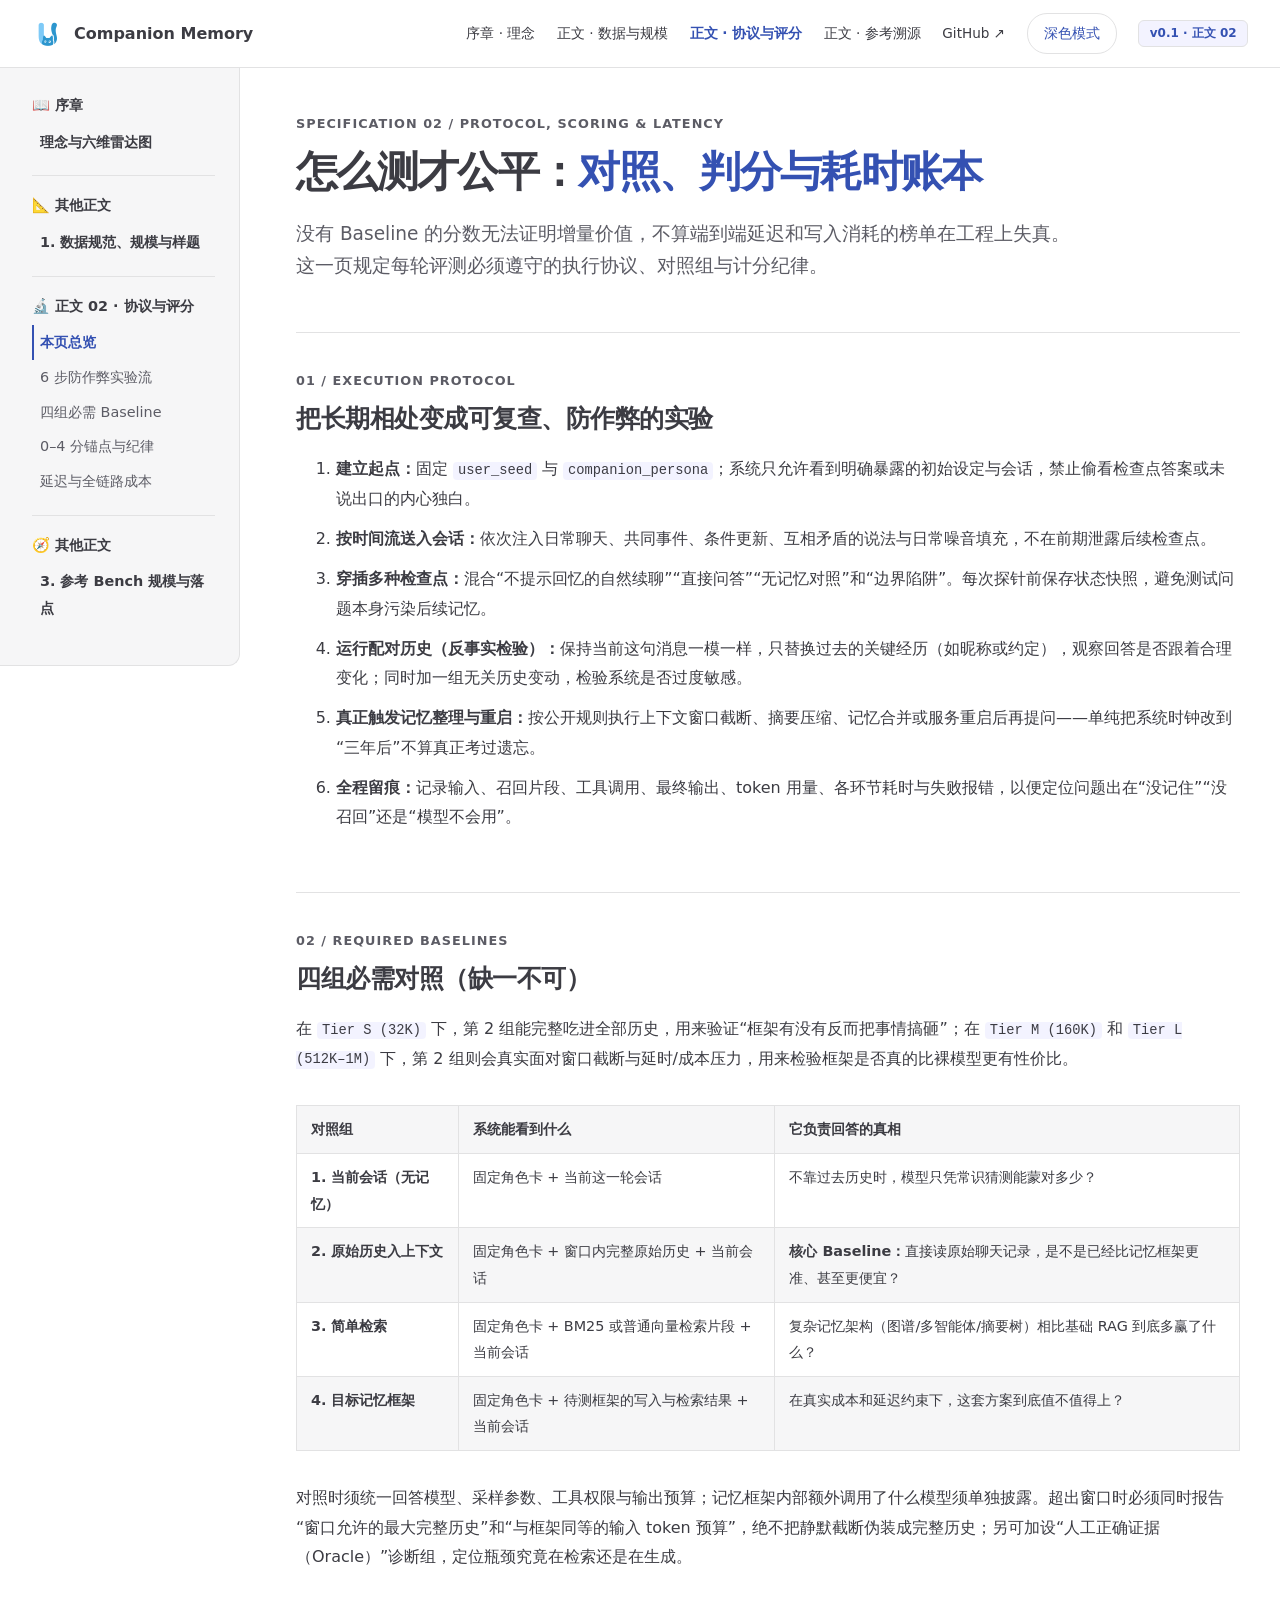
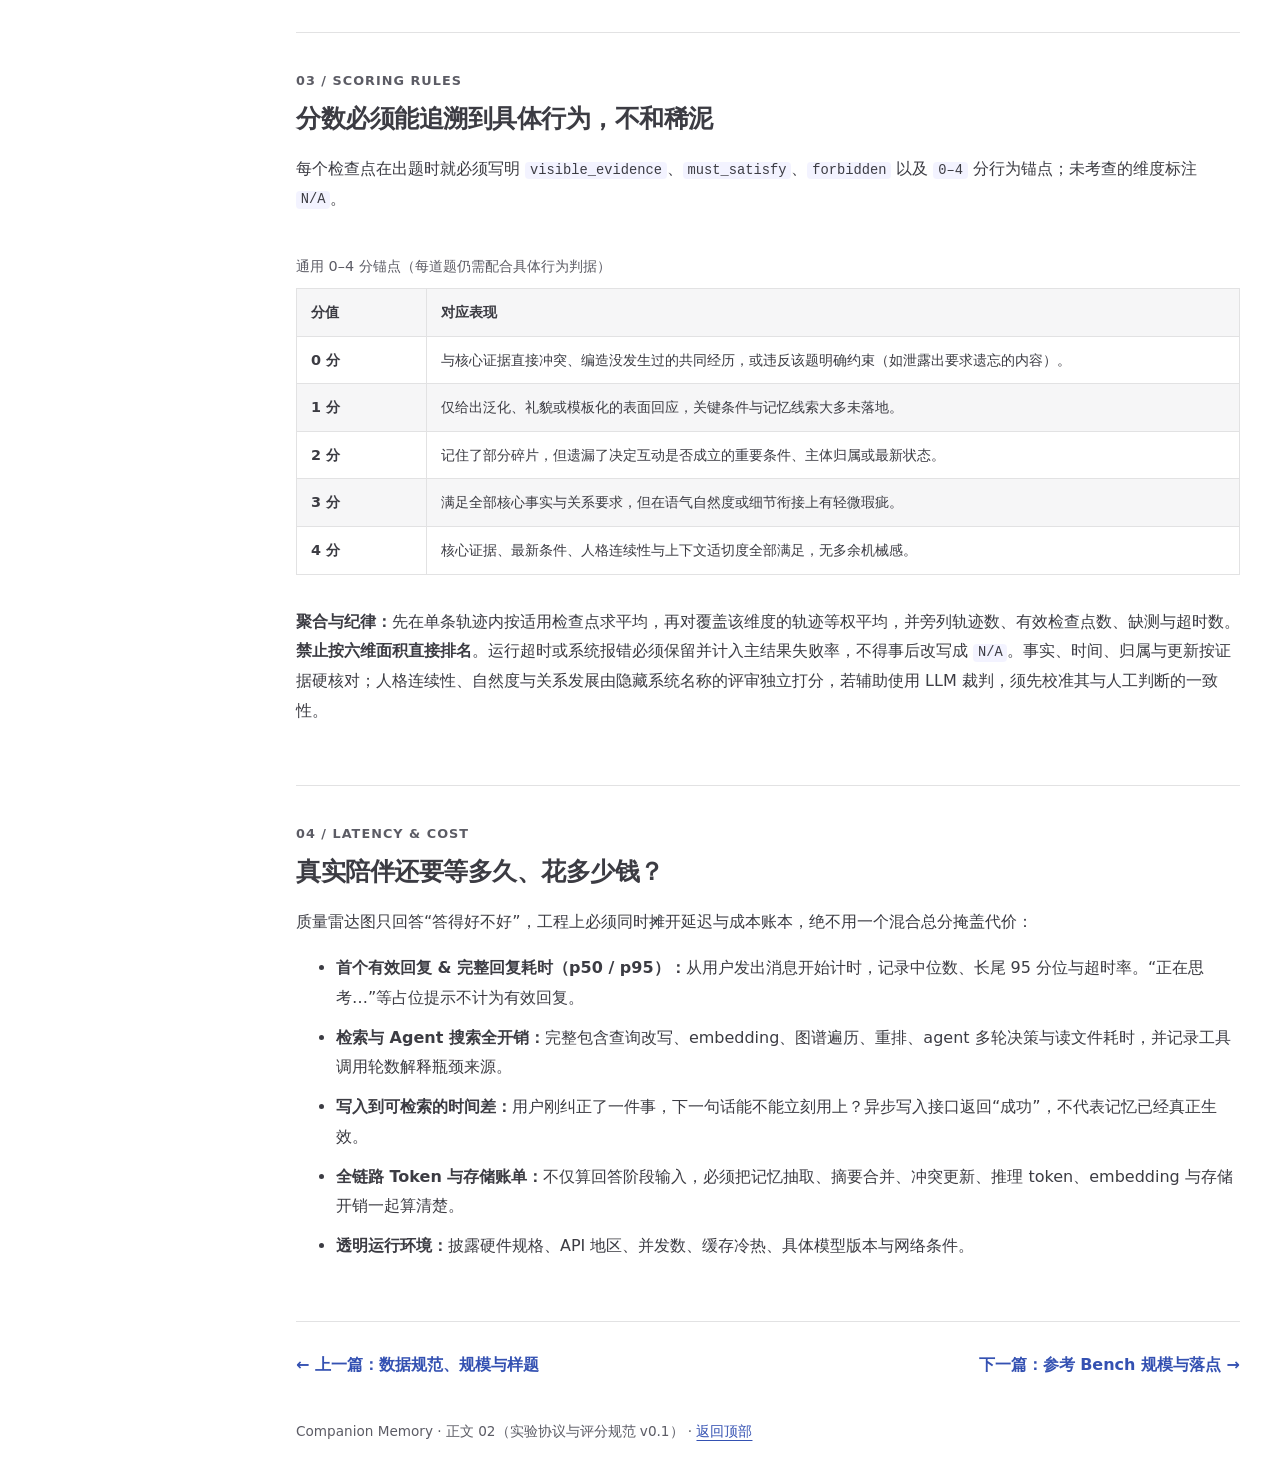
<file: protocol.html>
<!doctype html>
<html lang="zh-CN">
<head>
  <meta charset="utf-8">
  <meta name="viewport" content="width=device-width, initial-scale=1">
  <meta name="description" content="Companion Memory 正文 02：四组必需 Baseline 对照、配对反事实检验、0–4 分可追溯评分锚点，以及端到端延迟与全链路成本账本。">
  <title>Companion Memory · 正文 02：实验对照、评分与延迟</title>
  <link rel="icon" type="image/png" sizes="512x512" href="assets/memu-icon.png">
  <script src="theme.js?v=2"></script>
  <link rel="stylesheet" href="style.css">
</head>
<body>
<a class="skip" href="#main">跳到正文</a>
<header>
  <a class="brand" href="index.html"><img class="brand-icon" src="assets/memu-icon.png" width="32" height="32" alt="">Companion Memory</a>
  <div class="header-links">
    <a href="index.html">序章 · 理念</a>
    <a href="design.html">正文 · 数据与规模</a>
    <a href="protocol.html" aria-current="page">正文 · 协议与评分</a>
    <a href="references.html">正文 · 参考溯源</a>
    <a href="https://github.com/XnneHangLab/memory-bench">GitHub ↗</a>
    <button id="theme-toggle" type="button" aria-pressed="false" hidden>深色模式</button>
    <span class="badge">v0.1 · 正文 02</span>
  </div>
</header>
<div class="layout">
<nav aria-label="文档目录">
  <div class="nav-group">
    <p class="nav-heading">📖 序章</p>
    <a class="nav-page" href="index.html">理念与六维雷达图</a>
  </div>
  <div class="nav-group">
    <p class="nav-heading">📐 其他正文</p>
    <a class="nav-page" href="design.html">1. 数据规范、规模与样题</a>
  </div>
  <div class="nav-group">
    <p class="nav-heading">🔬 正文 02 · 协议与评分</p>
    <a href="protocol.html" aria-current="page">本页总览</a>
    <a href="#protocol">6 步防作弊实验流</a>
    <a href="#baselines">四组必需 Baseline</a>
    <a href="#scoring">0–4 分锚点与纪律</a>
    <a href="#efficiency">延迟与全链路成本</a>
  </div>
  <div class="nav-group">
    <p class="nav-heading">🧭 其他正文</p>
    <a class="nav-page" href="references.html">3. 参考 Bench 规模与落点</a>
  </div>
</nav>
<main id="main">

<section class="page-hero">
  <p class="eyebrow">SPECIFICATION 02 / PROTOCOL, SCORING &amp; LATENCY</p>
  <h1>怎么测才公平：<span>对照、判分与耗时账本</span></h1>
  <p class="lead">没有 Baseline 的分数无法证明增量价值，不算端到端延迟和写入消耗的榜单在工程上失真。这一页规定每轮评测必须遵守的执行协议、对照组与计分纪律。</p>
</section>

<section id="protocol">
  <p class="eyebrow">01 / EXECUTION PROTOCOL</p>
  <h2>把长期相处变成可复查、防作弊的实验</h2>
  <ol class="steps">
    <li><strong>建立起点：</strong>固定 <code>user_seed</code> 与 <code>companion_persona</code>；系统只允许看到明确暴露的初始设定与会话，禁止偷看检查点答案或未说出口的内心独白。</li>
    <li><strong>按时间流送入会话：</strong>依次注入日常聊天、共同事件、条件更新、互相矛盾的说法与日常噪音填充，不在前期泄露后续检查点。</li>
    <li><strong>穿插多种检查点：</strong>混合“不提示回忆的自然续聊”“直接问答”“无记忆对照”和“边界陷阱”。每次探针前保存状态快照，避免测试问题本身污染后续记忆。</li>
    <li><strong>运行配对历史（反事实检验）：</strong>保持当前这句消息一模一样，只替换过去的关键经历（如昵称或约定），观察回答是否跟着合理变化；同时加一组无关历史变动，检验系统是否过度敏感。</li>
    <li><strong>真正触发记忆整理与重启：</strong>按公开规则执行上下文窗口截断、摘要压缩、记忆合并或服务重启后再提问——单纯把系统时钟改到“三年后”不算真正考过遗忘。</li>
    <li><strong>全程留痕：</strong>记录输入、召回片段、工具调用、最终输出、token 用量、各环节耗时与失败报错，以便定位问题出在“没记住”“没召回”还是“模型不会用”。</li>
  </ol>
</section>

<section id="baselines">
  <p class="eyebrow">02 / REQUIRED BASELINES</p>
  <h2>四组必需对照（缺一不可）</h2>
  <p>在 <code>Tier S (32K)</code> 下，第 2 组能完整吃进全部历史，用来验证“框架有没有反而把事情搞砸”；在 <code>Tier M (160K)</code> 和 <code>Tier L (512K–1M)</code> 下，第 2 组则会真实面对窗口截断与延时/成本压力，用来检验框架是否真的比裸模型更有性价比。</p>
  <div class="table-wrap"><table><thead><tr><th scope="col">对照组</th><th scope="col">系统能看到什么</th><th scope="col">它负责回答的真相</th></tr></thead><tbody>
    <tr><td><strong>1. 当前会话（无记忆）</strong></td><td>固定角色卡 + 当前这一轮会话</td><td>不靠过去历史时，模型只凭常识猜测能蒙对多少？</td></tr>
    <tr><td><strong>2. 原始历史入上下文</strong></td><td>固定角色卡 + 窗口内完整原始历史 + 当前会话</td><td><strong>核心 Baseline：</strong>直接读原始聊天记录，是不是已经比记忆框架更准、甚至更便宜？</td></tr>
    <tr><td><strong>3. 简单检索</strong></td><td>固定角色卡 + BM25 或普通向量检索片段 + 当前会话</td><td>复杂记忆架构（图谱/多智能体/摘要树）相比基础 RAG 到底多赢了什么？</td></tr>
    <tr><td><strong>4. 目标记忆框架</strong></td><td>固定角色卡 + 待测框架的写入与检索结果 + 当前会话</td><td>在真实成本和延迟约束下，这套方案到底值不值得上？</td></tr>
  </tbody></table></div>
  <p>对照时须统一回答模型、采样参数、工具权限与输出预算；记忆框架内部额外调用了什么模型须单独披露。超出窗口时必须同时报告“窗口允许的最大完整历史”和“与框架同等的输入 token 预算”，绝不把静默截断伪装成完整历史；另可加设“人工正确证据（Oracle）”诊断组，定位瓶颈究竟在检索还是在生成。</p>
</section>

<section id="scoring">
  <p class="eyebrow">03 / SCORING RULES</p>
  <h2>分数必须能追溯到具体行为，不和稀泥</h2>
  <p>每个检查点在出题时就必须写明 <code>visible_evidence</code>、<code>must_satisfy</code>、<code>forbidden</code> 以及 <code>0–4</code> 分行为锚点；未考查的维度标注 <code>N/A</code>。</p>
  <div class="table-wrap"><table><caption>通用 0–4 分锚点（每道题仍需配合具体行为判据）</caption><thead><tr><th scope="col">分值</th><th scope="col">对应表现</th></tr></thead><tbody>
    <tr><td><strong>0 分</strong></td><td>与核心证据直接冲突、编造没发生过的共同经历，或违反该题明确约束（如泄露出要求遗忘的内容）。</td></tr>
    <tr><td><strong>1 分</strong></td><td>仅给出泛化、礼貌或模板化的表面回应，关键条件与记忆线索大多未落地。</td></tr>
    <tr><td><strong>2 分</strong></td><td>记住了部分碎片，但遗漏了决定互动是否成立的重要条件、主体归属或最新状态。</td></tr>
    <tr><td><strong>3 分</strong></td><td>满足全部核心事实与关系要求，但在语气自然度或细节衔接上有轻微瑕疵。</td></tr>
    <tr><td><strong>4 分</strong></td><td>核心证据、最新条件、人格连续性与上下文适切度全部满足，无多余机械感。</td></tr>
  </tbody></table></div>
  <p><strong>聚合与纪律：</strong>先在单条轨迹内按适用检查点求平均，再对覆盖该维度的轨迹等权平均，并旁列轨迹数、有效检查点数、缺测与超时数。<strong>禁止按六维面积直接排名</strong>。运行超时或系统报错必须保留并计入主结果失败率，不得事后改写成 <code>N/A</code>。事实、时间、归属与更新按证据硬核对；人格连续性、自然度与关系发展由隐藏系统名称的评审独立打分，若辅助使用 LLM 裁判，须先校准其与人工判断的一致性。</p>
</section>

<section id="efficiency">
  <p class="eyebrow">04 / LATENCY &amp; COST</p>
  <h2>真实陪伴还要等多久、花多少钱？</h2>
  <p>质量雷达图只回答“答得好不好”，工程上必须同时摊开延迟与成本账本，绝不用一个混合总分掩盖代价：</p>
  <ul>
    <li><strong>首个有效回复 &amp; 完整回复耗时（p50 / p95）：</strong>从用户发出消息开始计时，记录中位数、长尾 95 分位与超时率。“正在思考…”等占位提示不计为有效回复。</li>
    <li><strong>检索与 Agent 搜索全开销：</strong>完整包含查询改写、embedding、图谱遍历、重排、agent 多轮决策与读文件耗时，并记录工具调用轮数解释瓶颈来源。</li>
    <li><strong>写入到可检索的时间差：</strong>用户刚纠正了一件事，下一句话能不能立刻用上？异步写入接口返回“成功”，不代表记忆已经真正生效。</li>
    <li><strong>全链路 Token 与存储账单：</strong>不仅算回答阶段输入，必须把记忆抽取、摘要合并、冲突更新、推理 token、embedding 与存储开销一起算清楚。</li>
    <li><strong>透明运行环境：</strong>披露硬件规格、API 地区、并发数、缓存冷热、具体模型版本与网络条件。</li>
  </ul>
</section>

<div class="pager">
  <a href="design.html">← 上一篇：数据规范、规模与样题</a>
  <a href="references.html">下一篇：参考 Bench 规模与落点 →</a>
</div>

<footer>Companion Memory · 正文 02（实验协议与评分规范 v0.1） · <a href="#main">返回顶部</a></footer>
</main></div>
</body>
</html>
</file>
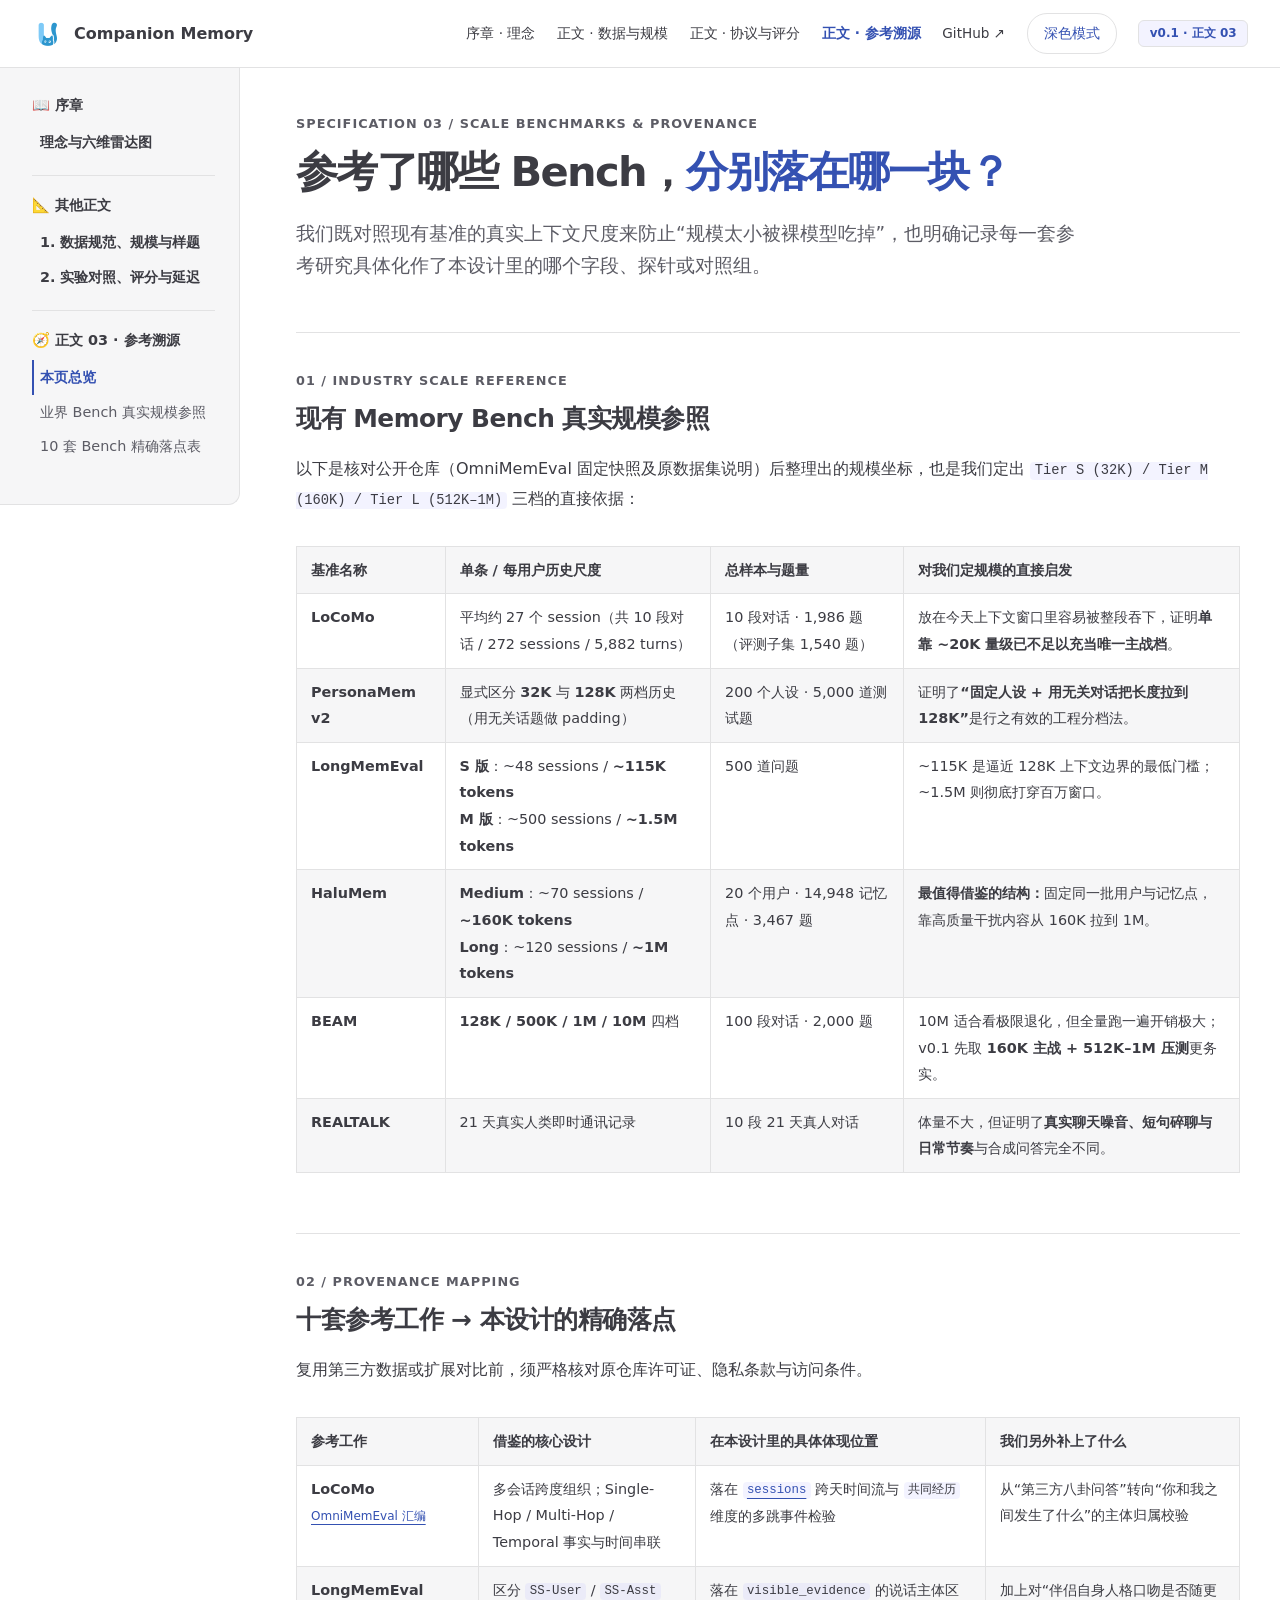
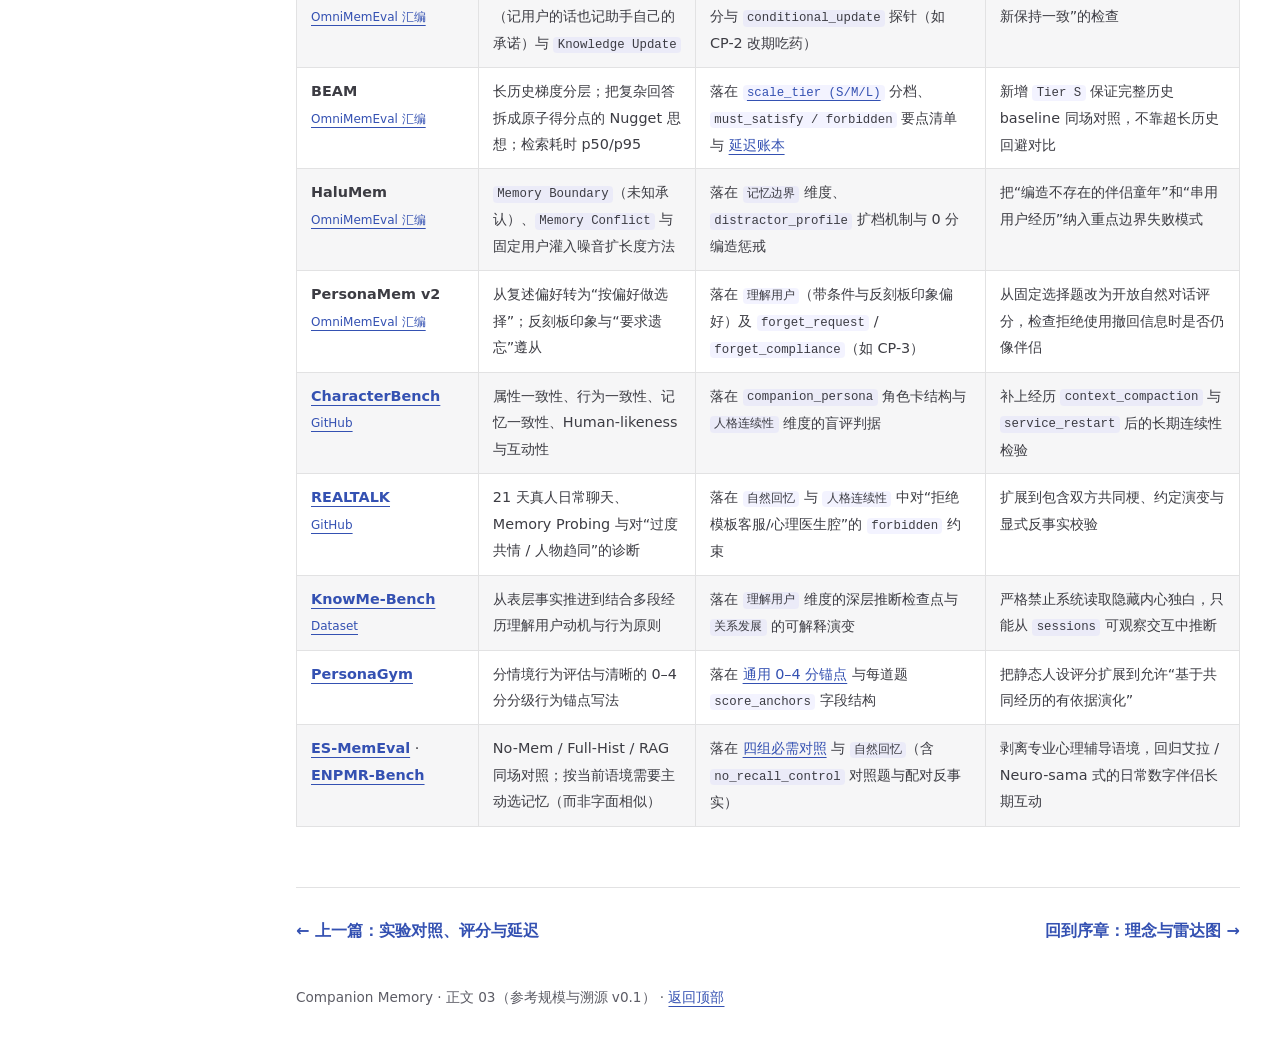
<file: references.html>
<!doctype html>
<html lang="zh-CN">
<head>
  <meta charset="utf-8">
  <meta name="viewport" content="width=device-width, initial-scale=1">
  <meta name="description" content="Companion Memory 正文 03：现有 10 套记忆与角色 Benchmark 的真实规模对比，以及每项参考机制在我们设计里的精确落点。">
  <title>Companion Memory · 正文 03：参考 Bench 规模与落点</title>
  <link rel="icon" type="image/png" sizes="512x512" href="assets/memu-icon.png">
  <script src="theme.js?v=2"></script>
  <link rel="stylesheet" href="style.css">
</head>
<body>
<a class="skip" href="#main">跳到正文</a>
<header>
  <a class="brand" href="index.html"><img class="brand-icon" src="assets/memu-icon.png" width="32" height="32" alt="">Companion Memory</a>
  <div class="header-links">
    <a href="index.html">序章 · 理念</a>
    <a href="design.html">正文 · 数据与规模</a>
    <a href="protocol.html">正文 · 协议与评分</a>
    <a href="references.html" aria-current="page">正文 · 参考溯源</a>
    <a href="https://github.com/XnneHangLab/memory-bench">GitHub ↗</a>
    <button id="theme-toggle" type="button" aria-pressed="false" hidden>深色模式</button>
    <span class="badge">v0.1 · 正文 03</span>
  </div>
</header>
<div class="layout">
<nav aria-label="文档目录">
  <div class="nav-group">
    <p class="nav-heading">📖 序章</p>
    <a class="nav-page" href="index.html">理念与六维雷达图</a>
  </div>
  <div class="nav-group">
    <p class="nav-heading">📐 其他正文</p>
    <a class="nav-page" href="design.html">1. 数据规范、规模与样题</a>
    <a class="nav-page" href="protocol.html">2. 实验对照、评分与延迟</a>
  </div>
  <div class="nav-group">
    <p class="nav-heading">🧭 正文 03 · 参考溯源</p>
    <a href="references.html" aria-current="page">本页总览</a>
    <a href="#scale-ref">业界 Bench 真实规模参照</a>
    <a href="#provenance">10 套 Bench 精确落点表</a>
  </div>
</nav>
<main id="main">

<section class="page-hero">
  <p class="eyebrow">SPECIFICATION 03 / SCALE BENCHMARKS &amp; PROVENANCE</p>
  <h1>参考了哪些 Bench，<span>分别落在哪一块？</span></h1>
  <p class="lead">我们既对照现有基准的真实上下文尺度来防止“规模太小被裸模型吃掉”，也明确记录每一套参考研究具体化作了本设计里的哪个字段、探针或对照组。</p>
</section>

<section id="scale-ref">
  <p class="eyebrow">01 / INDUSTRY SCALE REFERENCE</p>
  <h2>现有 Memory Bench 真实规模参照</h2>
  <p>以下是核对公开仓库（OmniMemEval 固定快照及原数据集说明）后整理出的规模坐标，也是我们定出 <code>Tier S (32K) / Tier M (160K) / Tier L (512K–1M)</code> 三档的直接依据：</p>
  <div class="table-wrap"><table><thead><tr><th scope="col">基准名称</th><th scope="col">单条 / 每用户历史尺度</th><th scope="col">总样本与题量</th><th scope="col">对我们定规模的直接启发</th></tr></thead><tbody>
    <tr><td><strong>LoCoMo</strong></td><td>平均约 27 个 session（共 10 段对话 / 272 sessions / 5,882 turns）</td><td>10 段对话 · 1,986 题（评测子集 1,540 题）</td><td>放在今天上下文窗口里容易被整段吞下，证明<strong>单靠 ~20K 量级已不足以充当唯一主战档</strong>。</td></tr>
    <tr><td><strong>PersonaMem v2</strong></td><td>显式区分 <strong>32K</strong> 与 <strong>128K</strong> 两档历史（用无关话题做 padding）</td><td>200 个人设 · 5,000 道测试题</td><td>证明了<strong>“固定人设 + 用无关对话把长度拉到 128K”</strong>是行之有效的工程分档法。</td></tr>
    <tr><td><strong>LongMemEval</strong></td><td><strong>S 版</strong>：~48 sessions / <strong>~115K tokens</strong><br><strong>M 版</strong>：~500 sessions / <strong>~1.5M tokens</strong></td><td>500 道问题</td><td>~115K 是逼近 128K 上下文边界的最低门槛；~1.5M 则彻底打穿百万窗口。</td></tr>
    <tr><td><strong>HaluMem</strong></td><td><strong>Medium</strong>：~70 sessions / <strong>~160K tokens</strong><br><strong>Long</strong>：~120 sessions / <strong>~1M tokens</strong></td><td>20 个用户 · 14,948 记忆点 · 3,467 题</td><td><strong>最值得借鉴的结构：</strong>固定同一批用户与记忆点，靠高质量干扰内容从 160K 拉到 1M。</td></tr>
    <tr><td><strong>BEAM</strong></td><td><strong>128K / 500K / 1M / 10M</strong> 四档</td><td>100 段对话 · 2,000 题</td><td>10M 适合看极限退化，但全量跑一遍开销极大；v0.1 先取 <strong>160K 主战 + 512K–1M 压测</strong>更务实。</td></tr>
    <tr><td><strong>REALTALK</strong></td><td>21 天真实人类即时通讯记录</td><td>10 段 21 天真人对话</td><td>体量不大，但证明了<strong>真实聊天噪音、短句碎聊与日常节奏</strong>与合成问答完全不同。</td></tr>
  </tbody></table></div>
</section>

<section id="provenance">
  <p class="eyebrow">02 / PROVENANCE MAPPING</p>
  <h2>十套参考工作 → 本设计的精确落点</h2>
  <p>复用第三方数据或扩展对比前，须严格核对原仓库许可证、隐私条款与访问条件。</p>
  <div class="table-wrap"><table><thead><tr><th scope="col">参考工作</th><th scope="col">借鉴的核心设计</th><th scope="col">在本设计里的具体体现位置</th><th scope="col">我们另外补上了什么</th></tr></thead><tbody>
    <tr><td><strong>LoCoMo</strong><br><small><a href="https://github.com/MemTensor/OmniMemEval/blob/8d1ff33904abccbcdef9363cf8ae82fc97574b26/docs/user_memory/results.md">OmniMemEval 汇编</a></small></td><td>多会话跨度组织；Single-Hop / Multi-Hop / Temporal 事实与时间串联</td><td>落在 <a href="design.html#schema"><code>sessions</code></a> 跨天时间流与 <code>共同经历</code> 维度的多跳事件检验</td><td>从“第三方八卦问答”转向“你和我之间发生了什么”的主体归属校验</td></tr>
    <tr><td><strong>LongMemEval</strong><br><small><a href="https://github.com/MemTensor/OmniMemEval/blob/8d1ff33904abccbcdef9363cf8ae82fc97574b26/docs/user_memory/results.md">OmniMemEval 汇编</a></small></td><td>区分 <code>SS-User</code> / <code>SS-Asst</code>（记用户的话也记助手自己的承诺）与 <code>Knowledge Update</code></td><td>落在 <code>visible_evidence</code> 的说话主体区分与 <code>conditional_update</code> 探针（如 CP-2 改期吃药）</td><td>加上对“伴侣自身人格口吻是否随更新保持一致”的检查</td></tr>
    <tr><td><strong>BEAM</strong><br><small><a href="https://github.com/MemTensor/OmniMemEval/blob/8d1ff33904abccbcdef9363cf8ae82fc97574b26/docs/user_memory/results.md">OmniMemEval 汇编</a></small></td><td>长历史梯度分层；把复杂回答拆成原子得分点的 Nugget 思想；检索耗时 p50/p95</td><td>落在 <a href="design.html#scale"><code>scale_tier (S/M/L)</code></a> 分档、<code>must_satisfy / forbidden</code> 要点清单与 <a href="protocol.html#efficiency">延迟账本</a></td><td>新增 <code>Tier S</code> 保证完整历史 baseline 同场对照，不靠超长历史回避对比</td></tr>
    <tr><td><strong>HaluMem</strong><br><small><a href="https://github.com/MemTensor/OmniMemEval/blob/8d1ff33904abccbcdef9363cf8ae82fc97574b26/docs/user_memory/results.md">OmniMemEval 汇编</a></small></td><td><code>Memory Boundary</code>（未知承认）、<code>Memory Conflict</code> 与固定用户灌入噪音扩长度方法</td><td>落在 <code>记忆边界</code> 维度、<code>distractor_profile</code> 扩档机制与 0 分编造惩戒</td><td>把“编造不存在的伴侣童年”和“串用用户经历”纳入重点边界失败模式</td></tr>
    <tr><td><strong>PersonaMem v2</strong><br><small><a href="https://github.com/MemTensor/OmniMemEval/blob/8d1ff33904abccbcdef9363cf8ae82fc97574b26/docs/user_memory/results.md">OmniMemEval 汇编</a></small></td><td>从复述偏好转为“按偏好做选择”；反刻板印象与“要求遗忘”遵从</td><td>落在 <code>理解用户</code>（带条件与反刻板印象偏好）及 <code>forget_request</code> / <code>forget_compliance</code>（如 CP-3）</td><td>从固定选择题改为开放自然对话评分，检查拒绝使用撤回信息时是否仍像伴侣</td></tr>
    <tr><td><a href="https://arxiv.org/abs/2412.11912"><strong>CharacterBench</strong></a><br><small><a href="https://github.com/thu-coai/CharacterBench">GitHub</a></small></td><td>属性一致性、行为一致性、记忆一致性、Human-likeness 与互动性</td><td>落在 <code>companion_persona</code> 角色卡结构与 <code>人格连续性</code> 维度的盲评判据</td><td>补上经历 <code>context_compaction</code> 与 <code>service_restart</code> 后的长期连续性检验</td></tr>
    <tr><td><a href="https://arxiv.org/abs/2502.13270"><strong>REALTALK</strong></a><br><small><a href="https://github.com/danny911kr/REALTALK">GitHub</a></small></td><td>21 天真人日常聊天、Memory Probing 与对“过度共情 / 人物趋同”的诊断</td><td>落在 <code>自然回忆</code> 与 <code>人格连续性</code> 中对“拒绝模板客服/心理医生腔”的 <code>forbidden</code> 约束</td><td>扩展到包含双方共同梗、约定演变与显式反事实校验</td></tr>
    <tr><td><a href="https://arxiv.org/abs/2601.04745"><strong>KnowMe-Bench</strong></a><br><small><a href="https://huggingface.co/datasets/realty2333/knowMe-Bench">Dataset</a></small></td><td>从表层事实推进到结合多段经历理解用户动机与行为原则</td><td>落在 <code>理解用户</code> 维度的深层推断检查点与 <code>关系发展</code> 的可解释演变</td><td>严格禁止系统读取隐藏内心独白，只能从 <code>sessions</code> 可观察交互中推断</td></tr>
    <tr><td><a href="https://arxiv.org/abs/2407.18416"><strong>PersonaGym</strong></a></td><td>分情境行为评估与清晰的 0–4 分分级行为锚点写法</td><td>落在 <a href="protocol.html#scoring">通用 0–4 分锚点</a> 与每道题 <code>score_anchors</code> 字段结构</td><td>把静态人设评分扩展到允许“基于共同经历的有依据演化”</td></tr>
    <tr><td><a href="https://arxiv.org/abs/2602.01885"><strong>ES-MemEval</strong></a> · <a href="https://arxiv.org/abs/2605.27240"><strong>ENPMR-Bench</strong></a></td><td>No-Mem / Full-Hist / RAG 同场对照；按当前语境需要主动选记忆（而非字面相似）</td><td>落在 <a href="protocol.html#baselines">四组必需对照</a> 与 <code>自然回忆</code>（含 <code>no_recall_control</code> 对照题与配对反事实）</td><td>剥离专业心理辅导语境，回归艾拉 / Neuro-sama 式的日常数字伴侣长期互动</td></tr>
  </tbody></table></div>
</section>

<div class="pager">
  <a href="protocol.html">← 上一篇：实验对照、评分与延迟</a>
  <a href="index.html">回到序章：理念与雷达图 →</a>
</div>

<footer>Companion Memory · 正文 03（参考规模与溯源 v0.1） · <a href="#main">返回顶部</a></footer>
</main></div>
</body>
</html>
</file>
<file: style.css>
:root {
  color-scheme: light;
  --ink: #3c3c43;
  --muted: #5c5c65;
  --accent: #3451b2;
  --brand: #5672cd;
  --line: #e2e2e3;
  --paper: #fff;
  --soft: #f6f6f7;
  --tint: #646cff14;
  --chart-fill: #5672cd26;
  --bad-bg: #fff5f5;
  --bad-line: #f3c6c6;
  --bad-ink: #9f2d2d;
  --good-bg: #f3faf6;
  --good-line: #b9e2c9;
  --good-ink: #1e6b3f;
}
* { box-sizing: border-box; }
html { scroll-behavior: smooth; scroll-padding-top: 6rem; }
body { margin: 0; background: var(--paper); color: var(--ink); font: 16px/1.85 Inter, ui-sans-serif, system-ui, -apple-system, "Segoe UI", sans-serif; }
a { color: var(--accent); text-underline-offset: 4px; }
a:hover { color: var(--brand); }
a:focus-visible, button:focus-visible, input:focus-visible { outline: 3px solid var(--brand); outline-offset: 4px; }
header { position: sticky; top: 0; z-index: 2; display: flex; align-items: center; flex-wrap: wrap; justify-content: space-between; gap: 1rem; min-height: 64px; padding: .8rem 32px; border-bottom: 1px solid var(--line); background: var(--paper); }
.brand { display: inline-flex; align-items: center; gap: 10px; color: var(--ink); font-weight: 650; text-decoration: none; }
.brand-icon { display: block; width: 32px; height: 32px; flex: none; object-fit: contain; }
.header-links { display: flex; align-items: center; flex-wrap: wrap; gap: 1.35rem; font-size: .85rem; }
.header-links a { color: var(--ink); text-decoration: none; }
.header-links a:hover, .header-links a[aria-current="page"] { color: var(--accent); font-weight: 600; }
.badge { font-size: .75rem; font-weight: 600; background: var(--tint); color: var(--accent); padding: .1rem .65rem; border: 1px solid var(--line); border-radius: 6px; }
.layout { display: grid; grid-template-columns: 240px minmax(0, 1000px); gap: 56px; max-width: 1440px; margin: auto; padding: 0 40px 0 0; }
nav { position: sticky; top: 64px; align-self: start; max-height: calc(100dvh - 64px); overflow-y: auto; background: var(--soft); padding: 24px 24px 40px 32px; border-right: 1px solid var(--line); border-bottom: 1px solid var(--line); border-radius: 0 0 12px 0; font-size: .9rem; }
.nav-group + .nav-group { border-top: 1px solid var(--line); padding-top: 16px; margin-top: 16px; }
.nav-heading { margin: 0 0 6px; font-weight: 650; font-size: .9rem; }
.nav-page { font-weight: 600; color: var(--ink); }
nav a { display: block; padding: 4px 0 4px 8px; color: var(--muted); text-decoration: none; }
nav a:hover, nav a[aria-current="page"] { color: var(--accent); }
nav a[aria-current="page"] { font-weight: 650; border-left: 2px solid var(--accent); padding-left: 6px; }
main { min-width: 0; }
section { padding: 36px 0 44px; border-bottom: 1px solid var(--line); }
.hero { padding-top: 56px; }
.page-hero { padding-top: 44px; padding-bottom: 32px; }
h1 { font-size: clamp(2.1rem, 4.1vw, 3.3rem); font-weight: 750; line-height: 1.28; letter-spacing: -.04em; margin: .6rem 0 1.2rem; }
.page-hero h1 { font-size: clamp(1.85rem, 3.4vw, 2.6rem); }
h1 span { color: var(--accent); }
h2 { font-size: 1.55rem; font-weight: 650; line-height: 1.45; margin: .5rem 0 1.1rem; letter-spacing: -.02em; }
h3 { font-size: 1.15rem; line-height: 1.5; margin: 1.8rem 0 .8rem; }
.eyebrow { font-size: .8rem; font-weight: 650; letter-spacing: .08em; color: var(--muted); margin: 0; }
.lead { font-size: 1.16rem; line-height: 1.72; color: var(--muted); max-width: 42em; }
.context-note { font-size: .95rem; color: var(--ink); max-width: 48em; }
.hero-actions, .spec-links { display: flex; flex-wrap: wrap; gap: 12px; margin: 20px 0; }
.action { border-radius: 24px; padding: 8px 22px; font-size: .9rem; font-weight: 600; text-decoration: none; }
.primary { color: #fff; background: var(--brand); }
.primary:hover { color: #fff; background: var(--accent); }
.secondary { color: var(--ink); background: var(--soft); border: 1px solid var(--line); }
.notice { background: var(--tint); border: 1px solid var(--line); border-radius: 8px; padding: 14px 18px; margin-top: 20px; font-size: .9rem; }
.cards { display: grid; grid-template-columns: repeat(3, 1fr); gap: 16px; margin: 24px 0; }
.cards article { background: var(--soft); border: 1px solid var(--line); border-radius: 12px; padding: 22px; }
.cards article:hover { border-color: var(--brand); }
.card-tag { margin: 0 0 6px; font-size: .78rem; font-weight: 650; color: var(--accent); letter-spacing: .04em; }
.cards h3 { margin: 0 0 8px; font-size: 1.02rem; }
.cards p { margin: 0; color: var(--muted); font-size: .9rem; }
.cards p.card-tag { color: var(--accent); font-size: .78rem; margin-bottom: 6px; }
.page-cards a.card-link { display: block; text-decoration: none; color: inherit; background: var(--soft); border: 1px solid var(--line); border-radius: 12px; padding: 22px; }
.page-cards a.card-link:hover { border-color: var(--brand); }
.page-cards { display: grid; grid-template-columns: repeat(3, 1fr); gap: 16px; margin: 24px 0; }
.page-cards h3 { margin: 0 0 8px; font-size: 1.02rem; color: var(--accent); }
.page-cards p { margin: 0; color: var(--muted); font-size: .9rem; }
.compare-grid { display: grid; grid-template-columns: repeat(2, 1fr); gap: 16px; margin: 16px 0 28px; }
.compare-grid article { border-radius: 12px; padding: 20px 22px; border: 1px solid var(--line); }
.compare-bad { background: var(--bad-bg); border-color: var(--bad-line); }
.compare-good { background: var(--good-bg); border-color: var(--good-line); }
.compare-grid h4 { margin: 0 0 10px; font-size: 1rem; }
.compare-bad h4 { color: var(--bad-ink); }
.compare-good h4 { color: var(--good-ink); }
.compare-grid ul { margin: 0; padding-left: 1.2rem; font-size: .92rem; }
.stance-block { margin-top: 28px; padding-top: 8px; }
.principles { display: grid; grid-template-columns: repeat(2, 1fr); gap: 14px; margin-top: 14px; }
.principles article { background: var(--soft); border: 1px solid var(--line); border-radius: 10px; padding: 16px 20px; }
.principles h4 { margin: 0 0 6px; font-size: .96rem; color: var(--ink); }
.principles p { margin: 0; font-size: .9rem; color: var(--muted); }
.radar-panel { display: grid; grid-template-columns: 1.25fr 1fr; gap: 24px; background: var(--soft); border: 1px solid var(--line); border-radius: 12px; padding: 24px; margin: 24px 0; }
.radar-panel h3 { margin-top: 0; }
figure { margin: 0; align-self: center; }
svg { width: 100%; height: auto; display: block; }
figcaption { font-size: .8rem; text-align: center; color: var(--muted); }
.presets { display: flex; flex-wrap: wrap; gap: 8px; margin: 12px 0 16px; }
.presets button { font-size: .8rem; padding: .35rem .85rem; }
.presets button[aria-pressed="true"] { background: var(--tint); border-color: var(--accent); font-weight: 600; }
#controls label { display: grid; grid-template-columns: 1fr auto; gap: .2rem; font-size: .9rem; margin: .65rem 0; }
#controls output { color: var(--muted); font-variant-numeric: tabular-nums; }
#controls input { grid-column: 1/-1; width: 100%; accent-color: var(--brand); }
button { background: var(--paper); color: var(--accent); border: 1px solid var(--line); border-radius: 20px; padding: .45rem 1rem; font: inherit; font-size: .85rem; cursor: pointer; }
button:hover { border-color: var(--brand); }
#reset { margin-top: 8px; }
.table-wrap { overflow-x: auto; }
table { border-collapse: collapse; width: 100%; font-size: .9rem; margin: 16px 0; }
caption { text-align: left; color: var(--muted); padding: .5rem 0; }
th, td { border: 1px solid var(--line); text-align: left; vertical-align: top; padding: 10px 14px; min-width: 105px; }
thead, tbody tr:nth-child(2n) { background: var(--soft); }
tbody th { font-weight: 600; white-space: nowrap; }
code { background: var(--tint); padding: .1em .35em; border-radius: 4px; font-size: .86em; font-family: ui-monospace, SFMono-Regular, Menlo, Consolas, monospace; }
pre { background: var(--soft); border: 1px solid var(--line); border-radius: 10px; padding: 16px 20px; overflow-x: auto; font-size: .85rem; line-height: 1.65; margin: 16px 0; }
pre code { background: none; padding: 0; font-size: inherit; }
.pager { display: flex; justify-content: space-between; flex-wrap: wrap; gap: 12px; padding: 28px 0 8px; }
.pager a { text-decoration: none; font-weight: 600; }
li { margin: .65rem 0; }
footer { padding: 32px 0; color: var(--muted); font-size: .85rem; }
.skip { position: absolute; top: -100px; background: var(--paper); padding: 1rem; z-index: 3; }
.skip:focus { top: 0; }
:root[data-theme="dark"] {
  color-scheme: dark;
  --ink: #dfdfe4; --muted: #a8a8b2; --accent: #a8b1ff; --brand: #596ac7; --line: #34343b; --paper: #1b1b1f; --soft: #202127; --tint: #a8b1ff14; --chart-fill: #a8b1ff26;
  --bad-bg: #2a1d20; --bad-line: #5b3238; --bad-ink: #f4a4ad;
  --good-bg: #192822; --good-line: #2d5543; --good-ink: #8dd9b0;
}
:root[data-theme="dark"] .primary:hover { background: #4658b4; }
#theme-toggle[aria-pressed="true"] { background: var(--tint); border-color: var(--accent); }
@media (max-width: 1100px) {
  .layout { grid-template-columns: 200px minmax(0, 1fr); gap: 32px; padding-right: 24px; }
  nav { padding-left: 24px; }
  .radar-panel, .compare-grid { grid-template-columns: 1fr; }
}
@media (max-width: 760px) {
  html { scroll-padding-top: 1rem; }
  header { position: static; padding: 16px 20px; }
  .header-links { gap: 1rem; }
  .layout { grid-template-columns: 1fr; gap: 0; padding: 0 20px; }
  nav { position: static; max-height: none; display: flex; flex-wrap: wrap; gap: 16px 32px; margin: 0 -20px; padding: 20px; border-right: 0; border-radius: 0; }
  .nav-group + .nav-group { border: 0; padding: 0; margin: 0; }
  nav a { padding-left: 0; font-size: .85rem; }
  .hero { padding-top: 32px; }
  .cards, .page-cards, .principles, .compare-grid { grid-template-columns: 1fr; }
  .radar-panel { padding: 16px; }
  section { padding-bottom: 28px; }
}
@media (prefers-reduced-motion: reduce) { html { scroll-behavior: auto; } }
@media print {
  nav, #controls, button, .presets, .skip, .hero-actions, .spec-links, .pager, .header-links { display: none; }
  header { position: static; }
  .layout { display: block; padding: 0; }
  body { background: #fff; color: #000; font-size: 11pt; }
  .radar-panel, .compare-grid, pre { break-inside: avoid; }
  a { color: inherit; }
  section { padding: 1rem 0; }
}
</file>
